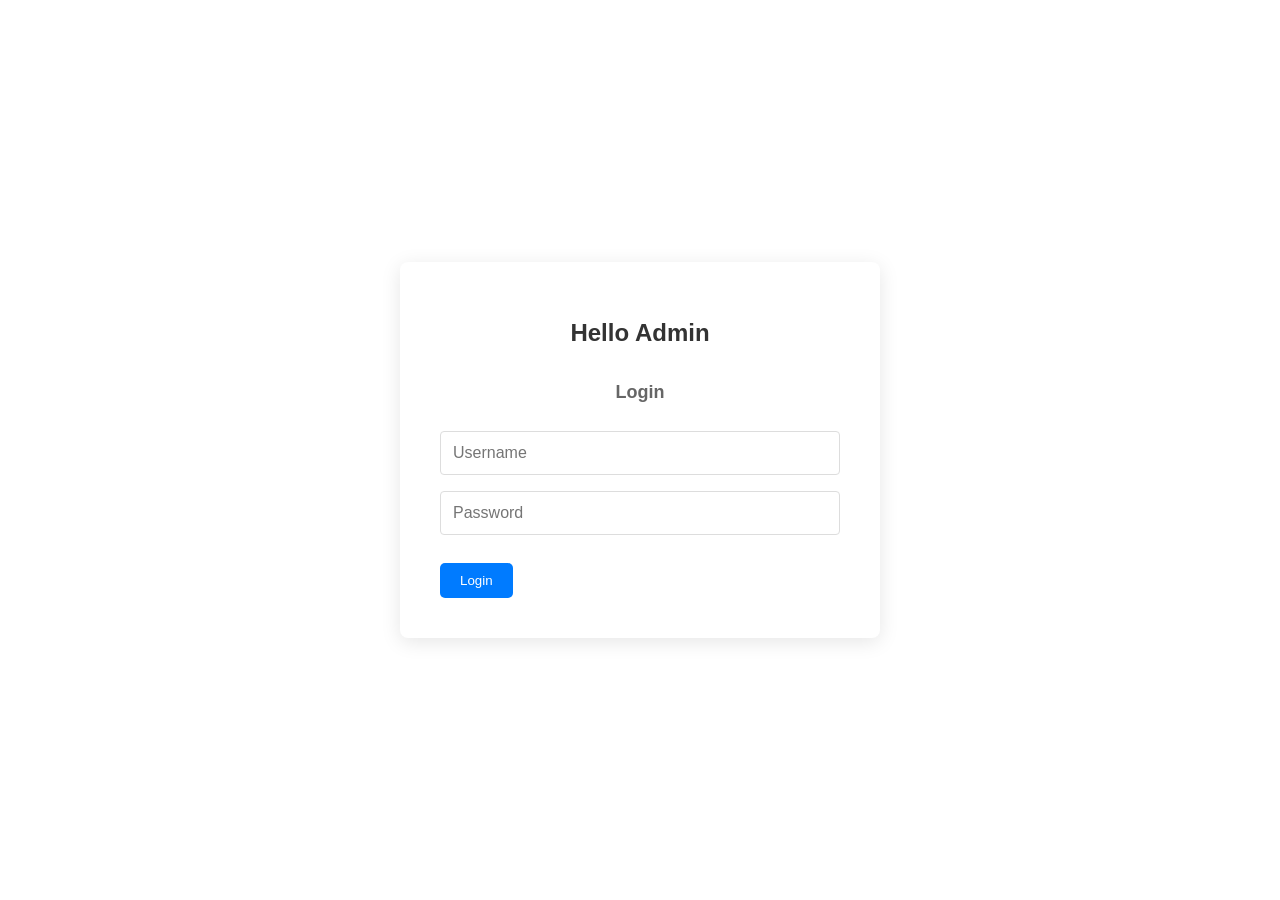
<file: index.html>
<!DOCTYPE html>
<html lang="en">
<head>
<meta charset="UTF-8" />
<meta name="viewport" content="width=device-width, initial-scale=1.0" />
<title>BugVault — Issue Tracker</title>
<link href="https://fonts.googleapis.com/css2?family=Space+Mono:ital,wght@0,400;0,700;1,400&family=Syne:wght@400;600;700;800&display=swap" rel="stylesheet" />
<script>
if (sessionStorage.getItem('loggedIn') !== 'true') {
    window.location.href = 'login.html';
}
</script>
<style>
  :root {
    --bg: #08021afe;
    --surface: #111118;
    --surface2: #18181f;
    --border: #2a2a35;
    --accent: #e8ff47;
    --accent2: #ff4757;
    --accent3: #47c8ff;
    --accent4: #c847ff;
    --text: #f0f0f5;
    --muted: #666680;
    --low: #47c8ff;
    --medium: #e8a847;
    --high: #ff4757;
    --open: #e8a847;
    --resolved: #47d988;
    --overdue: #ff4757;
    --radius: 6px;
    --font-head: 'Syne', sans-serif;
    --font-mono: 'Space Mono', monospace;
  }

  * { box-sizing: border-box; margin: 0; padding: 0; }

  body {
    background: var(--bg);
    color: var(--text);
    font-family: var(--font-mono);
    font-size: 13px;
    min-height: 100vh;
    overflow-x: hidden;
  }

  /* ─── NOISE OVERLAY ─── */
  body::before {
    content: '';
    position: fixed; inset: 0;
    background-image: url("data:image/svg+xml,%3Csvg viewBox='0 0 256 256' xmlns='http://www.w3.org/2000/svg'%3E%3Cfilter id='noise'%3E%3CfeTurbulence type='fractalNoise' baseFrequency='0.9' numOctaves='4' stitchTiles='stitch'/%3E%3C/filter%3E%3Crect width='100%25' height='100%25' filter='url(%23noise)' opacity='0.04'/%3E%3C/svg%3E");
    pointer-events: none; z-index: 9999; opacity: 0.4;
  }

  /* ─── TOPBAR ─── */
  #topbar {
    position: sticky; top: 0; z-index: 100;
    background: rgba(10,10,15,0.92);
    backdrop-filter: blur(12px);
    border-bottom: 1px solid var(--border);
    display: flex; align-items: center; gap: 0;
    padding: 0 24px;
    height: 56px;
  }

  .logo {
    font-family: var(--font-head);
    font-weight: 800;
    font-size: 20px;
    letter-spacing: -0.5px;
    margin-right: 32px;
    display: flex; align-items: center; gap: 8px;
  }
  .logo-bug {
    background: var(--accent);
    color: var(--bg);
    width: 28px; height: 28px;
    border-radius: 4px;
    display: flex; align-items: center; justify-content: center;
    font-size: 15px;
  }

  nav { display: flex; gap: 2px; flex: 1; }
  nav button {
    background: none; border: none;
    color: var(--muted); font-family: var(--font-mono); font-size: 12px;
    padding: 8px 16px; cursor: pointer; border-radius: var(--radius);
    transition: all 0.15s; white-space: nowrap;
  }
  nav button:hover { color: var(--text); background: var(--surface2); }
  nav button.active { color: var(--accent); background: rgba(232,255,71,0.07); }

  .topbar-right { display: flex; align-items: center; gap: 10px; }
  .btn {
    display: inline-flex; align-items: center; gap: 6px;
    font-family: var(--font-mono); font-size: 12px;
    padding: 7px 14px; border-radius: var(--radius);
    cursor: pointer; border: 1px solid transparent;
    transition: all 0.15s; text-decoration: none; white-space: nowrap;
  }
  .btn-primary { background: var(--accent); color: var(--bg); font-weight: 700; border-color: var(--accent); }
  .btn-primary:hover { background: #d4eb3a; }
  .btn-ghost { background: none; color: var(--muted); border-color: var(--border); }
  .btn-ghost:hover { color: var(--text); border-color: var(--text); }
  .btn-danger { background: rgba(255,71,87,0.1); color: var(--accent2); border-color: rgba(255,71,87,0.3); }
  .btn-danger:hover { background: rgba(255,71,87,0.2); }
  .btn-sm { padding: 5px 10px; font-size: 11px; }

  /* ─── VIEWS ─── */
  .view { display: none; padding: 28px 24px; max-width: 1400px; margin: 0 auto; animation: fadeIn 0.2s ease; }
  .view.active { display: block; }
  @keyframes fadeIn { from { opacity: 0; transform: translateY(6px); } to { opacity: 1; transform: translateY(0); } }

  /* ─── PAGE HEADER ─── */
  .page-header {
    display: flex; align-items: flex-start; justify-content: space-between;
    margin-bottom: 24px; gap: 16px;
  }
  .page-title { font-family: var(--font-head); font-size: 28px; font-weight: 800; letter-spacing: -1px; }
  .page-sub { color: var(--muted); margin-top: 4px; font-size: 12px; }

  /* ─── KANBAN ─── */
  .kanban { display: grid; grid-template-columns: repeat(3, 1fr); gap: 16px; }
  @media (max-width: 900px) { .kanban { grid-template-columns: 1fr; } }

  .kanban-col {
    background: var(--surface);
    border: 1px solid var(--border);
    border-radius: 10px;
    overflow: hidden;
  }
  .kanban-col-header {
    padding: 14px 16px 12px;
    border-bottom: 1px solid var(--border);
    display: flex; align-items: center; justify-content: space-between;
  }
  .col-label {
    display: flex; align-items: center; gap: 8px;
    font-family: var(--font-head); font-size: 13px; font-weight: 700; letter-spacing: 0.5px;
  }
  .col-dot { width: 8px; height: 8px; border-radius: 50%; }
  .dot-open { background: var(--open); }
  .dot-resolved { background: var(--resolved); }
  .dot-overdue { background: var(--overdue); }
  .col-count {
    background: var(--surface2); color: var(--muted);
    padding: 2px 8px; border-radius: 20px; font-size: 11px;
  }
  .kanban-cards { padding: 12px; display: flex; flex-direction: column; gap: 10px; min-height: 80px; }

  /* ─── TICKET CARD ─── */
  .ticket-card {
    background: var(--surface2);
    border: 1px solid var(--border);
    border-radius: 8px;
    padding: 12px 14px;
    cursor: pointer;
    transition: all 0.15s;
    position: relative; overflow: hidden;
  }
  .ticket-card::before {
    content: '';
    position: absolute; left: 0; top: 0; bottom: 0; width: 3px;
  }
  .ticket-card.priority-low::before { background: var(--low); }
  .ticket-card.priority-medium::before { background: var(--medium); }
  .ticket-card.priority-high::before { background: var(--high); }
  .ticket-card:hover { border-color: rgba(232,255,71,0.3); transform: translateY(-1px); box-shadow: 0 4px 20px rgba(0,0,0,0.4); }

  .ticket-id { font-size: 10px; color: var(--muted); margin-bottom: 6px; letter-spacing: 0.5px; }
  .ticket-summary { font-family: var(--font-head); font-size: 13px; font-weight: 600; line-height: 1.4; margin-bottom: 10px; }
  .ticket-meta { display: flex; align-items: center; gap: 6px; flex-wrap: wrap; }
  .badge {
    display: inline-flex; align-items: center; gap: 4px;
    padding: 2px 8px; border-radius: 20px; font-size: 10px; font-weight: 700; letter-spacing: 0.5px;
  }
  .badge-low { background: rgba(71,200,255,0.12); color: var(--low); }
  .badge-medium { background: rgba(232,168,71,0.12); color: var(--medium); }
  .badge-high { background: rgba(255,71,87,0.12); color: var(--high); }
  .badge-project { background: rgba(200,71,255,0.1); color: var(--accent4); }
  .badge-open { background: rgba(232,168,71,0.12); color: var(--open); }
  .badge-resolved { background: rgba(71,217,136,0.12); color: var(--resolved); }
  .badge-overdue { background: rgba(255,71,87,0.12); color: var(--overdue); }

  .ticket-assignee { margin-left: auto; display: flex; align-items: center; gap: 5px; color: var(--muted); font-size: 10px; }
  .avatar { width: 22px; height: 22px; border-radius: 50%; background: var(--border); display: flex; align-items: center; justify-content: center; font-size: 9px; font-weight: 700; color: var(--text); flex-shrink: 0; }

  /* ─── FILTERS BAR ─── */
  .filters-bar {
    display: flex; gap: 10px; align-items: center; flex-wrap: wrap;
    margin-bottom: 20px; padding: 12px 16px;
    background: var(--surface); border: 1px solid var(--border); border-radius: 8px;
  }
  .filter-label { font-size: 11px; color: var(--muted); margin-right: 4px; }
  select, input[type="text"], input[type="date"], input[type="email"], textarea {
    background: var(--surface2); border: 1px solid var(--border);
    color: var(--text); font-family: var(--font-mono); font-size: 12px;
    padding: 7px 10px; border-radius: var(--radius); outline: none;
    transition: border-color 0.15s;
  }
  select:focus, input:focus, textarea:focus { border-color: var(--accent); }
  select option { background: var(--surface2); }
  .search-input { flex: 1; min-width: 180px; }

  /* ─── TABLE ─── */
  .table-wrap { overflow-x: auto; border: 1px solid var(--border); border-radius: 10px; }
  table { width: 100%; border-collapse: collapse; }
  thead th {
    background: var(--surface); padding: 12px 16px;
    text-align: left; font-size: 10px; color: var(--muted);
    letter-spacing: 1px; text-transform: uppercase; font-weight: 700;
    border-bottom: 1px solid var(--border); white-space: nowrap;
  }
  tbody tr { border-bottom: 1px solid var(--border); transition: background 0.1s; cursor: pointer; }
  tbody tr:last-child { border-bottom: none; }
  tbody tr:hover { background: var(--surface2); }
  tbody td { padding: 12px 16px; font-size: 12px; vertical-align: middle; }
  .td-summary { font-family: var(--font-head); font-weight: 600; font-size: 13px; max-width: 260px; }
  .td-id { color: var(--muted); font-size: 11px; white-space: nowrap; }

  /* ─── MODAL ─── */
  .modal-overlay {
    display: none; position: fixed; inset: 0;
    background: rgba(0,0,0,0.75); z-index: 500;
    align-items: center; justify-content: center;
    padding: 20px;
  }
  .modal-overlay.open { display: flex; }
  .modal {
    background: var(--surface); border: 1px solid var(--border);
    border-radius: 12px; width: 100%; max-width: 680px;
    max-height: 90vh; overflow-y: auto;
    box-shadow: 0 24px 80px rgba(0,0,0,0.8);
    animation: slideUp 0.2s ease;
  }
  @keyframes slideUp { from { opacity: 0; transform: translateY(20px); } to { opacity: 1; transform: translateY(0); } }
  .modal-header {
    padding: 20px 24px 16px;
    border-bottom: 1px solid var(--border);
    display: flex; align-items: flex-start; justify-content: space-between; gap: 16px;
    position: sticky; top: 0; background: var(--surface); z-index: 2;
  }
  .modal-title { font-family: var(--font-head); font-size: 18px; font-weight: 800; }
  .modal-close { background: none; border: none; color: var(--muted); cursor: pointer; font-size: 20px; padding: 0 4px; line-height: 1; transition: color 0.1s; }
  .modal-close:hover { color: var(--text); }
  .modal-body { padding: 20px 24px 24px; }

  /* ─── FORM ─── */
  .form-grid { display: grid; grid-template-columns: 1fr 1fr; gap: 14px; }
  .form-group { display: flex; flex-direction: column; gap: 6px; }
  .form-group.full { grid-column: 1 / -1; }
  label { font-size: 11px; color: var(--muted); letter-spacing: 0.5px; text-transform: uppercase; }
  input[type="text"], input[type="email"], input[type="date"], select, textarea {
    width: 100%;
  }
  textarea { resize: vertical; min-height: 80px; }
  .form-actions { display: flex; gap: 10px; justify-content: flex-end; margin-top: 20px; padding-top: 16px; border-top: 1px solid var(--border); }

  /* ─── DETAIL MODAL ─── */
  .detail-grid { display: grid; grid-template-columns: 1fr 1fr; gap: 16px; margin-bottom: 20px; }
  .detail-field { display: flex; flex-direction: column; gap: 4px; }
  .detail-label { font-size: 10px; color: var(--muted); letter-spacing: 1px; text-transform: uppercase; }
  .detail-value { font-size: 13px; font-family: var(--font-head); font-weight: 600; }
  .detail-description {
    background: var(--surface2); border: 1px solid var(--border);
    border-radius: 8px; padding: 14px; line-height: 1.7;
    font-size: 13px; margin-bottom: 16px;
  }
  .detail-resolution {
    background: rgba(71,217,136,0.05); border: 1px solid rgba(71,217,136,0.15);
    border-radius: 8px; padding: 14px; line-height: 1.7; font-size: 13px;
    margin-bottom: 16px;
  }
  .detail-actions { display: flex; gap: 8px; flex-wrap: wrap; }
  .section-divider { border: none; border-top: 1px solid var(--border); margin: 16px 0; }

  /* ─── PEOPLE GRID ─── */
  .people-grid { display: grid; grid-template-columns: repeat(auto-fill, minmax(240px, 1fr)); gap: 14px; }
  .person-card {
    background: var(--surface); border: 1px solid var(--border);
    border-radius: 10px; padding: 16px;
    display: flex; flex-direction: column; gap: 10px;
    transition: border-color 0.15s;
  }
  .person-card:hover { border-color: rgba(232,255,71,0.2); }
  .person-top { display: flex; align-items: center; gap: 12px; }
  .avatar-lg {
    width: 44px; height: 44px; border-radius: 50%;
    display: flex; align-items: center; justify-content: center;
    font-family: var(--font-head); font-size: 16px; font-weight: 800;
    flex-shrink: 0;
  }
  .person-name { font-family: var(--font-head); font-size: 15px; font-weight: 700; }
  .person-username { color: var(--muted); font-size: 11px; }
  .person-email { color: var(--accent3); font-size: 11px; }
  .person-actions { display: flex; gap: 6px; }

  /* ─── PROJECTS GRID ─── */
  .projects-grid { display: grid; grid-template-columns: repeat(auto-fill, minmax(200px, 1fr)); gap: 14px; }
  .project-card {
    background: var(--surface); border: 1px solid var(--border);
    border-radius: 10px; padding: 18px;
    transition: border-color 0.15s; position: relative; overflow: hidden;
  }
  .project-card:hover { border-color: rgba(200,71,255,0.3); }
  .project-card::after {
    content: '';
    position: absolute; right: -20px; top: -20px;
    width: 80px; height: 80px; border-radius: 50%;
    background: radial-gradient(circle, rgba(200,71,255,0.1), transparent 70%);
  }
  .project-id { font-size: 10px; color: var(--muted); margin-bottom: 6px; }
  .project-name { font-family: var(--font-head); font-size: 16px; font-weight: 700; margin-bottom: 10px; }
  .project-count { font-size: 11px; color: var(--muted); }

  /* ─── DASHBOARD STATS ─── */
  .stats-row { display: grid; grid-template-columns: repeat(auto-fill, minmax(160px, 1fr)); gap: 12px; margin-bottom: 24px; }
  .stat-card {
    background: var(--surface); border: 1px solid var(--border);
    border-radius: 10px; padding: 16px;
    display: flex; flex-direction: column; gap: 6px;
  }
  .stat-num { font-family: var(--font-head); font-size: 32px; font-weight: 800; line-height: 1; }
  .stat-label { font-size: 11px; color: var(--muted); letter-spacing: 0.5px; }
  .stat-accent { color: var(--accent); }
  .stat-open { color: var(--open); }
  .stat-resolved { color: var(--resolved); }
  .stat-overdue { color: var(--overdue); }

  .dashboard-grid { display: grid; grid-template-columns: 1fr 1fr; gap: 16px; margin-bottom: 24px; }
  .chart-card {
    background: var(--surface); border: 1px solid var(--border);
    border-radius: 10px; padding: 18px;
    display: flex; flex-direction: column; gap: 12px;
  }
  .chart-card.chart-full { grid-column: 1 / -1; }
  .chart-header { font-family: var(--font-head); font-size: 14px; font-weight: 700; letter-spacing: 0.5px; }
  .chart-wrapper { position: relative; width: 100%; overflow: hidden; }
  .chart-canvas { width: 100%; height: 320px; display: block; }
  .chart-legend { display: grid; grid-template-columns: repeat(auto-fit, minmax(140px, 1fr)); gap: 10px; }
  .legend-row {
    display: flex; align-items: center; gap: 10px; cursor: pointer;
    font-size: 12px; color: var(--text); padding: 8px 10px; border-radius: 8px; border: 1px solid transparent;
    transition: background 0.15s, border-color 0.15s;
  }
  .legend-row:hover { background: rgba(232,255,71,0.08); border-color: rgba(232,255,71,0.16); }
  .legend-swatch { width: 14px; height: 14px; border-radius: 4px; display: inline-block; }

  /* ─── EMPTY STATE ─── */
  .empty { text-align: center; padding: 48px 24px; color: var(--muted); }
  .empty-icon { font-size: 40px; margin-bottom: 12px; }
  .empty-text { font-family: var(--font-head); font-size: 16px; font-weight: 600; margin-bottom: 6px; color: var(--text); }

  /* ─── TOAST ─── */
  #toast-container { position: fixed; bottom: 24px; right: 24px; z-index: 9000; display: flex; flex-direction: column; gap: 8px; }
  .toast {
    background: var(--surface2); border: 1px solid var(--border);
    border-radius: 8px; padding: 12px 16px;
    font-size: 12px; min-width: 220px;
    box-shadow: 0 8px 30px rgba(0,0,0,0.5);
    animation: slideLeft 0.2s ease;
    display: flex; align-items: center; gap: 8px;
  }
  .toast.success { border-color: rgba(71,217,136,0.4); }
  .toast.error { border-color: rgba(255,71,87,0.4); }
  @keyframes slideLeft { from { opacity: 0; transform: translateX(20px); } to { opacity: 1; transform: translateX(0); } }

  /* ─── SCROLLBAR ─── */
  ::-webkit-scrollbar { width: 6px; height: 6px; }
  ::-webkit-scrollbar-track { background: transparent; }
  ::-webkit-scrollbar-thumb { background: var(--border); border-radius: 3px; }
  ::-webkit-scrollbar-thumb:hover { background: var(--muted); }

  .hidden { display: none !important; }
</style>
</head>
<body>

<!-- TOP BAR -->
<div id="topbar">
  <div class="logo">
    <div class="logo-bug">🐛</div>
    BugVault
  </div>
  <nav>
    <button onclick="showView('dashboard')" id="nav-dashboard" class="active">Dashboard</button>
    <button onclick="showView('board')" id="nav-board">Board</button>
    <button onclick="showView('list')" id="nav-list">All Issues</button>
    <button onclick="showView('people')" id="nav-people">People</button>
    <button onclick="showView('projects')" id="nav-projects">Projects</button>
  </nav>
  <div class="topbar-right">
    <button class="btn btn-ghost" onclick="logout()">Logout</button>
    <button class="btn btn-primary" onclick="openIssueModal()">+ New Issue</button>
  </div>
</div>

<!-- TOAST CONTAINER -->
<div id="toast-container"></div>

<!-- DASHBOARD-->
<div class="view active" id="view-dashboard">
  <div class="page-header">
    <div>
      <div class="page-title">Dashboard</div>
      <div class="page-sub">Project health at a glance</div>
    </div>
  </div>
  <div class="stats-row" id="stats-row"></div>
  <div class="dashboard-grid">
    <div class="chart-card">
      <div class="chart-header">Status Distribution</div>
      <div class="chart-wrapper">
        <canvas id="chart-status" class="chart-canvas"></canvas>
      </div>
      <div class="chart-legend" id="legend-status"></div>
    </div>
    <div class="chart-card">
      <div class="chart-header">Priority Breakdown </div>
      <div class="chart-wrapper">
        <canvas id="chart-priority" class="chart-canvas"></canvas>
      </div>
      <div class="chart-legend" id="legend-priority"></div>
    </div>
    <div class="chart-card chart-full">
      <div class="chart-header">Issues Created Over Time</div>
      <div class="chart-wrapper">
        <canvas id="chart-trend" class="chart-canvas"></canvas>
      </div>
      <div class="chart-legend" id="legend-trend"></div>
    </div>
  </div>
  <div class="page-header" style="margin-bottom:14px">
    <div class="page-title" style="font-size:18px">Recent Issues</div>
  </div>
  <div class="table-wrap">
    <table>
      <thead>
        <tr>
          <th>ID</th><th>Summary</th><th>Project</th><th>Priority</th><th>Status</th><th>Assignee</th><th>Due Date</th>
        </tr>
      </thead>
      <tbody id="recent-tbody"></tbody>
    </table>
  </div>
</div>

<!-- KANBAN BOARD -->
<div class="view" id="view-board">
  <div class="page-header">
    <div>
      <div class="page-title">Board</div>
      <div class="page-sub">Kanban view by status</div>
    </div>
    <button class="btn btn-primary" onclick="openIssueModal()">+ New Issue</button>
  </div>
  <div class="kanban">
    <div class="kanban-col">
      <div class="kanban-col-header">
        <div class="col-label"><div class="col-dot dot-open"></div>Open</div>
        <div class="col-count" id="count-open">0</div>
      </div>
      <div class="kanban-cards" id="col-open"></div>
    </div>
    <div class="kanban-col">
      <div class="kanban-col-header">
        <div class="col-label"><div class="col-dot dot-overdue"></div>Overdue</div>
        <div class="col-count" id="count-overdue">0</div>
      </div>
      <div class="kanban-cards" id="col-overdue"></div>
    </div>
    <div class="kanban-col">
      <div class="kanban-col-header">
        <div class="col-label"><div class="col-dot dot-resolved"></div>Resolved</div>
        <div class="col-count" id="count-resolved">0</div>
      </div>
      <div class="kanban-cards" id="col-resolved"></div>
    </div>
  </div>
</div>

<!-- ALL ISSUES LIST  -->
<div class="view" id="view-list">
  <div class="page-header">
    <div>
      <div class="page-title">All Issues</div>
      <div class="page-sub" id="issue-count-sub"></div>
    </div>
    <button class="btn btn-primary" onclick="openIssueModal()">+ New Issue</button>
  </div>
  <div class="filters-bar">
    <span class="filter-label">Filter:</span>
    <input type="text" class="search-input" placeholder="Search issues..." id="search-input" oninput="renderList()" />
    <select id="filter-status" onchange="renderList()">
      <option value="">All Statuses</option>
      <option>open</option><option>resolved</option><option>overdue</option>
    </select>
    <select id="filter-priority" onchange="renderList()">
      <option value="">All Priorities</option>
      <option>low</option><option>medium</option><option>high</option>
    </select>
    <select id="filter-project" onchange="renderList()">
      <option value="">All Projects</option>
    </select>
    <select id="filter-assignee" onchange="renderList()">
      <option value="">All Assignees</option>
    </select>
  </div>
  <div class="table-wrap">
    <table>
      <thead>
        <tr>
          <th>ID</th><th>Summary</th><th>Project</th><th>Priority</th><th>Status</th><th>Assignee</th><th>Identified By</th><th>Reported</th><th>Target Date</th><th>Actions</th>
        </tr>
      </thead>
      <tbody id="list-tbody"></tbody>
    </table>
  </div>
</div>

<!--  PEOPLE-->
<div class="view" id="view-people">
  <div class="page-header">
    <div>
      <div class="page-title">People</div>
      <div class="page-sub">Team members who can be assigned to issues</div>
    </div>
    <button class="btn btn-primary" onclick="openPersonModal()">+ Add Person</button>
  </div>
  <div class="people-grid" id="people-grid"></div>
</div>

<!--PROJECTS  -->
<div class="view" id="view-projects">
  <div class="page-header">
    <div>
      <div class="page-title">Projects</div>
      <div class="page-sub">Manage your projects</div>
    </div>
    <button class="btn btn-primary" onclick="openProjectModal()">+ Add Project</button>
  </div>
  <div class="projects-grid" id="projects-grid"></div>
</div>


<!--  MODALS -->

<!-- ISSUE MODAL -->
<div class="modal-overlay" id="modal-issue">
  <div class="modal">
    <div class="modal-header">
      <div class="modal-title" id="issue-modal-title">New Issue</div>
      <button class="modal-close" onclick="closeModal('modal-issue')">✕</button>
    </div>
    <div class="modal-body">
      <div class="form-grid">
        <div class="form-group full">
          <label>Summary *</label>
          <input type="text" id="f-summary" placeholder="Brief description of the issue" />
        </div>
        <div class="form-group full">
          <label>Detailed Description</label>
          <textarea id="f-description" placeholder="Detailed explanation, steps to reproduce, expected vs actual..."></textarea>
        </div>
        <div class="form-group">
          <label>Project *</label>
          <select id="f-project">
            <option value="">Select project...</option>
          </select>
        </div>
        <div class="form-group">
          <label>Identified By</label>
          <input type="text" id="f-identified-by" placeholder="Name of reporter" />
        </div>
        <div class="form-group">
          <label>Date Identified</label>
          <input type="date" id="f-date-identified" />
        </div>
        <div class="form-group">
          <label>Priority</label>
          <select id="f-priority">
            <option value="low">Low</option>
            <option value="medium" selected>Medium</option>
            <option value="high">High</option>
          </select>
        </div>
        <div class="form-group">
          <label>Status</label>
          <select id="f-status">
            <option value="open">Open</option>
            <option value="resolved">Resolved</option>
            <option value="overdue">Overdue</option>
          </select>
        </div>
        <div class="form-group">
          <label>Assign To</label>
          <select id="f-assignee">
            <option value="">Unassigned</option>
          </select>
        </div>
        <div class="form-group">
          <label>Target Resolution Date</label>
          <input type="date" id="f-target-date" />
        </div>
        <div class="form-group">
          <label>Actual Resolution Date</label>
          <input type="date" id="f-actual-date" />
        </div>
        <div class="form-group full">
          <label>Resolution Summary</label>
          <textarea id="f-resolution" placeholder="How was this issue resolved?" style="min-height:60px"></textarea>
        </div>
      </div>
      <div class="form-actions">
        <button class="btn btn-ghost" onclick="closeModal('modal-issue')">Cancel</button>
        <button class="btn btn-primary" onclick="saveIssue()">Save Issue</button>
      </div>
    </div>
  </div>
</div>

<!-- PERSON MODAL -->
<div class="modal-overlay" id="modal-person">
  <div class="modal">
    <div class="modal-header">
      <div class="modal-title" id="person-modal-title">Add Person</div>
      <button class="modal-close" onclick="closeModal('modal-person')">✕</button>
    </div>
    <div class="modal-body">
      <div class="form-grid">
        <div class="form-group">
          <label>First Name *</label>
          <input type="text" id="p-name" placeholder="First name" />
        </div>
        <div class="form-group">
          <label>Surname *</label>
          <input type="text" id="p-surname" placeholder="Last name" />
        </div>
        <div class="form-group">
          <label>Email *</label>
          <input type="email" id="p-email" placeholder="email@example.com" />
        </div>
        <div class="form-group">
          <label>Username *</label>
          <input type="text" id="p-username" placeholder="@username" />
        </div>
      </div>
      <div class="form-actions">
        <button class="btn btn-ghost" onclick="closeModal('modal-person')">Cancel</button>
        <button class="btn btn-primary" onclick="savePerson()">Save Person</button>
      </div>
    </div>
  </div>
</div>

<!-- PROJECT MODAL -->
<div class="modal-overlay" id="modal-project">
  <div class="modal">
    <div class="modal-header">
      <div class="modal-title">Add Project</div>
      <button class="modal-close" onclick="closeModal('modal-project')">✕</button>
    </div>
    <div class="modal-body">
      <div class="form-grid">
        <div class="form-group full">
          <label>Project Name *</label>
          <input type="text" id="proj-name" placeholder="e.g. Mobile App v2" />
        </div>
      </div>
      <div class="form-actions">
        <button class="btn btn-ghost" onclick="closeModal('modal-project')">Cancel</button>
        <button class="btn btn-primary" onclick="saveProject()">Save Project</button>
      </div>
    </div>
  </div>
</div>

<!-- DETAIL MODAL -->
<div class="modal-overlay" id="modal-detail">
  <div class="modal" style="max-width:700px">
    <div class="modal-header">
      <div>
        <div style="font-size:10px;color:var(--muted);margin-bottom:4px" id="detail-id-label"></div>
        <div class="modal-title" id="detail-title"></div>
      </div>
      <button class="modal-close" onclick="closeModal('modal-detail')">✕</button>
    </div>
    <div class="modal-body">
      <div class="ticket-meta" style="margin-bottom:16px" id="detail-badges"></div>
      <div class="detail-description" id="detail-description"></div>
      <div class="detail-grid" id="detail-grid"></div>
      <div id="detail-resolution-wrap" class="hidden">
        <hr class="section-divider" />
        <div class="detail-label" style="margin-bottom:8px">Resolution</div>
        <div class="detail-resolution" id="detail-resolution"></div>
      </div>
      <hr class="section-divider" />
      <div class="detail-actions" id="detail-actions"></div>
    </div>
  </div>
</div>

<!-- EDIT CONFIRM DELETE -->
<div class="modal-overlay" id="modal-confirm">
  <div class="modal" style="max-width:400px">
    <div class="modal-header">
      <div class="modal-title">Delete Issue?</div>
      <button class="modal-close" onclick="closeModal('modal-confirm')">✕</button>
    </div>
    <div class="modal-body">
      <p style="color:var(--muted);line-height:1.6;margin-bottom:20px">This action cannot be undone. The issue will be permanently deleted.</p>
      <div class="form-actions">
        <button class="btn btn-ghost" onclick="closeModal('modal-confirm')">Cancel</button>
        <button class="btn btn-danger" id="confirm-delete-btn">Delete</button>
      </div>
    </div>
  </div>
</div>

//
<script defer>
// Check if user is logged in with space for log-out function
function logout() {
    sessionStorage.removeItem('loggedIn');
    window.location.href = 'login.html';
}

// DATA LAYER


const LS = {
  get: k => JSON.parse(localStorage.getItem(k) || 'null'),
  set: (k, v) => localStorage.setItem(k, JSON.stringify(v)),
};

let projects = LS.get('bv_projects') || [];
let people = LS.get('bv_people') || [];
let issues = LS.get('bv_issues') || [];
let _editId = null;
let _editPersonId = null;
let dashboardRefreshTimer = null;
let chartHover = {};

function save() {
  LS.set('bv_projects', projects);
  LS.set('bv_people', people);
  LS.set('bv_issues', issues);
}

function uid() { return Date.now().toString(36) + Math.random().toString(36).slice(2,6); }

// ─── SEED DATA ───────────────────────────────────────────
function seed() {
  if (LS.get('bv_seeded')) return;

  projects = [
    { id: 'PRJ-001', name: 'Mobile App v2' },
    { id: 'PRJ-002', name: 'Web Portal' },
    { id: 'PRJ-003', name: 'Payment Gateway' },
    { id: 'PRJ-004', name: 'Admin Dashboard' },
  ];

  people = [
    { id: 'USR-001', name: 'Aiko', surname: 'Nakamura', email: 'aiko@example.com', username: 'aiko_n' },
    { id: 'USR-002', name: 'Tunde', surname: 'Adebayo', email: 'tunde@example.com', username: 'tunde_a' },
    { id: 'USR-003', name: 'Priya', surname: 'Sharma', email: 'priya@example.com', username: 'priya_s' },
    { id: 'USR-004', name: 'Luca', surname: 'Ferrari', email: 'luca@example.com', username: 'luca_f' },
    { id: 'USR-005', name: 'Zanele', surname: 'Dlamini', email: 'zanele@example.com', username: 'zanele_d' },
  ];

  issues = [
    { id: 'BUG-001', summary: 'Login button unresponsive on Safari', description: 'Users on Safari 16+ report the login button does not respond to click events. Console shows no errors. Tested on iOS 16 and macOS Ventura.', identifiedBy: 'QA Team', dateIdentified: '2025-01-10', projectId: 'PRJ-002', assigneeId: 'USR-001', status: 'resolved', priority: 'high', targetDate: '2025-01-20', actualDate: '2025-01-18', resolution: 'Fixed event listener binding issue in auth.js — replaced jQuery click with vanilla addEventListener.' },
    { id: 'BUG-002', summary: 'App crashes on low-memory Android devices', description: 'On Android devices with less than 2GB RAM the app crashes when navigating to the gallery screen. Memory leak suspected in the image cache module.', identifiedBy: 'Tunde Adebayo', dateIdentified: '2025-01-15', projectId: 'PRJ-001', assigneeId: 'USR-002', status: 'open', priority: 'high', targetDate: '2025-02-01', actualDate: '', resolution: '' },
    { id: 'BUG-003', summary: 'Payment fails for international cards', description: 'Cards issued outside South Africa and Nigeria are declined at checkout. Error code 402 returned by gateway. Stripe dashboard shows no failure, suggesting the issue is on our side.', identifiedBy: 'Zanele Dlamini', dateIdentified: '2025-01-08', projectId: 'PRJ-003', assigneeId: 'USR-003', status: 'overdue', priority: 'high', targetDate: '2025-01-15', actualDate: '', resolution: '' },
    { id: 'BUG-004', summary: 'Dashboard pie chart renders blank', description: 'The analytics pie chart on the admin dashboard shows empty when filtering by date range. All other charts work correctly. Likely a data aggregation issue in the reporting API.', identifiedBy: 'Priya Sharma', dateIdentified: '2025-01-20', projectId: 'PRJ-004', assigneeId: 'USR-004', status: 'open', priority: 'medium', targetDate: '2025-02-05', actualDate: '', resolution: '' },
    { id: 'BUG-005', summary: 'Profile picture upload fails on large files', description: 'Uploading images larger than 2MB results in a 413 error. The server limit is set to 10MB. Nginx reverse proxy config likely overrides this.', identifiedBy: 'Luca Ferrari', dateIdentified: '2025-01-22', projectId: 'PRJ-002', assigneeId: 'USR-005', status: 'resolved', priority: 'low', targetDate: '2025-01-28', actualDate: '2025-01-25', resolution: 'Updated nginx.conf client_max_body_size to 15M and reloaded. Tested with 8MB file — success.' },
    { id: 'BUG-006', summary: 'Notifications not sending to Huawei devices', description: 'Firebase push notifications are not being received on Huawei devices. These devices do not support Google Play Services — needs HMS (Huawei Mobile Services) integration.', identifiedBy: 'Aiko Nakamura', dateIdentified: '2025-01-25', projectId: 'PRJ-001', assigneeId: 'USR-001', status: 'open', priority: 'medium', targetDate: '2025-02-15', actualDate: '', resolution: '' },
    { id: 'BUG-007', summary: 'CSV export truncates long text fields', description: 'When exporting issues to CSV, description fields longer than 255 characters are cut off. The database column allows 2000 chars but the export function hardcodes 255 as max.', identifiedBy: 'QA Team', dateIdentified: '2024-12-18', projectId: 'PRJ-004', assigneeId: 'USR-002', status: 'overdue', priority: 'low', targetDate: '2025-01-05', actualDate: '', resolution: '' },
    { id: 'BUG-008', summary: 'Duplicate transactions on double-tap', description: 'Fast double-tapping the "Pay Now" button submits two transactions. Button should be disabled after first click until response is received.', identifiedBy: 'Tunde Adebayo', dateIdentified: '2025-01-12', projectId: 'PRJ-003', assigneeId: 'USR-003', status: 'resolved', priority: 'high', targetDate: '2025-01-14', actualDate: '2025-01-13', resolution: 'Added debounce wrapper and disabled state to payment submit handler. Deployed to production.' },
    { id: 'BUG-009', summary: 'Search results not updating in real-time', description: 'The search bar on the web portal requires a page refresh to show updated results. The debounced API call is correctly firing but the UI state is not re-rendering.', identifiedBy: 'Zanele Dlamini', dateIdentified: '2025-01-28', projectId: 'PRJ-002', assigneeId: '', status: 'open', priority: 'medium', targetDate: '2025-02-10', actualDate: '', resolution: '' },
    { id: 'BUG-010', summary: 'Dark mode toggle resets on page reload', description: 'User preference for dark mode is stored in sessionStorage instead of localStorage, causing it to reset between sessions. Minor but affects UX quality.', identifiedBy: 'Priya Sharma', dateIdentified: '2025-01-30', projectId: 'PRJ-004', assigneeId: 'USR-004', status: 'open', priority: 'low', targetDate: '2025-02-07', actualDate: '', resolution: '' },
    { id: 'BUG-011', summary: 'Two-factor auth codes expire too quickly', description: 'TOTP codes are expiring in under 20 seconds on some devices due to clock drift. Server-side tolerance window should be expanded to ±90 seconds.', identifiedBy: 'Luca Ferrari', dateIdentified: '2025-02-01', projectId: 'PRJ-002', assigneeId: 'USR-005', status: 'overdue', priority: 'high', targetDate: '2025-02-03', actualDate: '', resolution: '' },
    { id: 'BUG-012', summary: 'Offline mode shows stale data indefinitely', description: 'When the app loses connectivity, cached data is displayed correctly. However, once connectivity is restored, the UI does not automatically refresh — users must manually pull-to-refresh.', identifiedBy: 'Aiko Nakamura', dateIdentified: '2025-02-03', projectId: 'PRJ-001', assigneeId: 'USR-002', status: 'open', priority: 'medium', targetDate: '2025-02-20', actualDate: '', resolution: '' },
  ];

  save();
  LS.set('bv_seeded', true);
}
seed();


// NAVIGATION


function showView(name) {
  document.querySelectorAll('.view').forEach(v => v.classList.remove('active'));
  document.querySelectorAll('nav button').forEach(b => b.classList.remove('active'));
  document.getElementById('view-' + name).classList.add('active');
  document.getElementById('nav-' + name).classList.add('active');
  renderCurrentView(name);
  if (name === 'dashboard') startDashboardRefresh(); else stopDashboardRefresh();
}

function renderCurrentView(name) {
  if (name === 'dashboard') renderDashboard();
  if (name === 'board') renderBoard();
  if (name === 'list') { populateFilters(); renderList(); }
  if (name === 'people') renderPeople();
  if (name === 'projects') renderProjects();
}

function startDashboardRefresh() {
  stopDashboardRefresh();
  dashboardRefreshTimer = setInterval(() => {
    if (document.getElementById('view-dashboard').classList.contains('active')) {
      renderDashboard();
    }
  }, 4000);
}

function stopDashboardRefresh() {
  if (dashboardRefreshTimer) {
    clearInterval(dashboardRefreshTimer);
    dashboardRefreshTimer = null;
  }
}

function applyDashboardFilter(type, value) {
  showView('list');
  const map = {
    status: 'filter-status',
    priority: 'filter-priority',
    project: 'filter-project',
    assignee: 'filter-assignee',
  };
  if (map[type]) {
    document.getElementById(map[type]).value = value;
  }
  renderList();
  toast(`Filtered by ${value}`);
}

function getPieIndex(x, y, cx, cy, radius, segments) {
  const dx = x - cx;
  const dy = y - cy;
  const dist = Math.sqrt(dx * dx + dy * dy);
  if (dist > radius) return null;
  let angle = Math.atan2(dy, dx);
  if (angle < -Math.PI / 2) angle += Math.PI * 2;
  if (angle < -Math.PI / 2) angle += Math.PI * 2;
  return segments.find(seg => angle >= seg.start && angle < seg.end)?.index ?? null;
}

function drawPieChart(canvasId, dataset, colors, legendId, filterType) {
  const canvas = document.getElementById(canvasId);
  if (!canvas) return;
  canvas.width = canvas.offsetWidth;
  canvas.height = 320;
  const ctx = canvas.getContext('2d');
  const width = canvas.width;
  const height = canvas.height;
  const cx = width / 2;
  const cy = height / 2;
  const radius = Math.min(width, height) / 2 - 36;
  const total = dataset.reduce((sum, item) => sum + item.value, 0);
  ctx.clearRect(0, 0, width, height);

  let start = -Math.PI / 2;
  const segments = dataset.map((item, index) => {
    const angle = total ? (item.value / total) * Math.PI * 2 : 0;
    const seg = { index, start, end: start + angle, item };
    start += angle;
    return seg;
  });

  segments.forEach(seg => {
    const isHover = chartHover[canvasId] === seg.index;
    const outerRadius = radius + (isHover ? 10 : 0);
    ctx.beginPath();
    ctx.moveTo(cx, cy);
    ctx.arc(cx, cy, outerRadius, seg.start, seg.end);
    ctx.closePath();
    ctx.fillStyle = colors[seg.index];
    ctx.fill();
  });

  ctx.strokeStyle = '#111118';
  ctx.lineWidth = 2;
  segments.forEach(seg => {
    ctx.beginPath();
    ctx.moveTo(cx, cy);
    ctx.arc(cx, cy, radius, seg.start, seg.end);
    ctx.closePath();
    ctx.stroke();
  });

  ctx.fillStyle = '#f0f0f5';
  ctx.font = '700 18px Space Mono';
  ctx.textAlign = 'center';
  ctx.fillText(total + ' total', cx, cy + 6);

  const legend = document.getElementById(legendId);
  if (legend) {
    legend.innerHTML = dataset.map(item => `
      <div class="legend-row" onclick="applyDashboardFilter('${filterType}', '${item.valueLabel || item.label.toLowerCase()}')">
        <span class="legend-swatch" style="background:${colors[dataset.indexOf(item)]}"></span>
        <span>${item.label}: ${item.value}</span>
      </div>
    `).join('');
  }

  canvas.onmousemove = event => {
    const rect = canvas.getBoundingClientRect();
    const idx = getPieIndex(event.clientX - rect.left, event.clientY - rect.top, cx, cy, radius, segments);
    if (idx !== chartHover[canvasId]) {
      chartHover[canvasId] = idx;
      drawPieChart(canvasId, dataset, colors, legendId, filterType);
    }
  };

  canvas.onclick = event => {
    const rect = canvas.getBoundingClientRect();
    const idx = getPieIndex(event.clientX - rect.left, event.clientY - rect.top, cx, cy, radius, segments);
    if (idx !== null) {
      const selected = dataset[idx];
      applyDashboardFilter(filterType, selected.valueLabel || selected.label.toLowerCase());
    }
  };
}

function renderTrendChart() {
  const canvas = document.getElementById('chart-trend');
  if (!canvas) return;
  canvas.width = canvas.offsetWidth;
  canvas.height = 320;
  const ctx = canvas.getContext('2d');
  const width = canvas.width;
  const height = canvas.height;
  const padding = 48;
  const chartWidth = width - padding * 1.5;
  const chartHeight = height - padding * 1.6;

  const buckets = {};
  issues.forEach(issue => {
    const date = issue.dateIdentified ? new Date(issue.dateIdentified) : new Date();
    const key = date.toLocaleDateString('en-ZA', { month: 'short', year: 'numeric' });
    buckets[key] = (buckets[key] || 0) + 1;
  });

  const labels = Object.keys(buckets).sort((a, b) => new Date(a) - new Date(b));
  const values = labels.map(label => buckets[label]);
  const max = Math.max(...values, 1);

  ctx.clearRect(0, 0, width, height);
  ctx.strokeStyle = 'rgba(255,255,255,0.08)';
  ctx.lineWidth = 1;
  for (let i = 0; i <= 4; i++) {
    const y = padding + (chartHeight / 4) * i;
    ctx.beginPath();
    ctx.moveTo(padding, y);
    ctx.lineTo(padding + chartWidth, y);
    ctx.stroke();
  }

  ctx.strokeStyle = 'rgba(232,255,71,0.28)';
  ctx.lineWidth = 3;
  ctx.beginPath();
  values.forEach((value, index) => {
    const x = padding + (chartWidth / Math.max(1, labels.length - 1)) * index;
    const y = padding + chartHeight - (value / max) * chartHeight;
    if (index === 0) ctx.moveTo(x, y); else ctx.lineTo(x, y);
  });
  ctx.stroke();

  ctx.fillStyle = '#47c8ff';
  values.forEach((value, index) => {
    const x = padding + (chartWidth / Math.max(1, labels.length - 1)) * index;
    const y = padding + chartHeight - (value / max) * chartHeight;
    ctx.beginPath();
    ctx.arc(x, y, 5, 0, Math.PI * 2);
    ctx.fill();
    ctx.fillStyle = '#f0f0f5';
    ctx.font = '700 11px Space Mono';
    ctx.textAlign = 'center';
    ctx.fillText(value, x, y - 10);
    ctx.fillStyle = '#47c8ff';
  });

  ctx.fillStyle = 'rgba(240,240,245,0.72)';
  ctx.font = '11px Space Mono';
  ctx.textAlign = 'center';
  labels.forEach((label, index) => {
    const x = padding + (chartWidth / Math.max(1, labels.length - 1)) * index;
    ctx.fillText(label, x, height - 14);
  });

  const legend = document.getElementById('legend-trend');
  if (legend) {
    legend.innerHTML = `<div class="legend-row" style="cursor:default"><span class="legend-swatch" style="background:rgba(71,200,255,0.85)"></span>Showing ${values.reduce((sum, v) => sum + v, 0)} issues</div>`;
  }
}

function renderDashboard() {
  const open = issues.filter(i => i.status === 'open').length;
  const resolved = issues.filter(i => i.status === 'resolved').length;
  const overdue = issues.filter(i => i.status === 'overdue').length;
  const high = issues.filter(i => i.priority === 'high').length;

  document.getElementById('stats-row').innerHTML = `
    <div class="stat-card"><div class="stat-num stat-accent">${issues.length}</div><div class="stat-label">Total Issues</div></div>
    <div class="stat-card"><div class="stat-num stat-open">${open}</div><div class="stat-label">Open</div></div>
    <div class="stat-card"><div class="stat-num stat-overdue">${overdue}</div><div class="stat-label">Overdue</div></div>
    <div class="stat-card"><div class="stat-num stat-resolved">${resolved}</div><div class="stat-label">Resolved</div></div>
    <div class="stat-card"><div class="stat-num" style="color:var(--high)">${high}</div><div class="stat-label">High Priority</div></div>
    <div class="stat-card"><div class="stat-num" style="color:var(--accent4)">${projects.length}</div><div class="stat-label">Projects</div></div>
    <div class="stat-card"><div class="stat-num" style="color:var(--accent3)">${people.length}</div><div class="stat-label">Team Members</div></div>
  `;

  drawPieChart('chart-status', [
    { label: 'Open', value: open },
    { label: 'Overdue', value: overdue },
    { label: 'Resolved', value: resolved }
  ], ['#e8a847', '#ff4757', '#47d988'], 'legend-status', 'status');

  drawPieChart('chart-priority', [
    { label: 'Low', value: issues.filter(i => i.priority === 'low').length, valueLabel: 'low' },
    { label: 'Medium', value: issues.filter(i => i.priority === 'medium').length, valueLabel: 'medium' },
    { label: 'High', value: high, valueLabel: 'high' }
  ], ['#47c8ff', '#e8a847', '#ff4757'], 'legend-priority', 'priority');

  renderTrendChart();

  const recent = [...issues].sort((a, b) => b.dateIdentified.localeCompare(a.dateIdentified)).slice(0, 8);
  document.getElementById('recent-tbody').innerHTML = recent.map(i => issueRow(i, true)).join('');
}


// HELPERS

function getPerson(id) { return people.find(p => p.id === id); }
function getProject(id) { return projects.find(p => p.id === id); }

function avatarColors() {
  return ['#e8ff47','#ff4757','#47c8ff','#c847ff','#47d988','#e8a847','#ff8c47'];
}
function avatarColor(id) {
  const colors = avatarColors();
  let h = 0;
  for (let c of (id||'x')) h = c.charCodeAt(0) + h * 31;
  return colors[Math.abs(h) % colors.length];
}
function personInitials(p) {
  if (!p) return '?';
  return (p.name[0] + p.surname[0]).toUpperCase();
}

function priorityBadge(p) {
  return `<span class="badge badge-${p}">${p}</span>`;
}
function statusBadge(s) {
  return `<span class="badge badge-${s}">${s}</span>`;
}

function fmt(dateStr) {
  if (!dateStr) return '—';
  const d = new Date(dateStr);
  return d.toLocaleDateString('en-ZA', { day:'2-digit', month:'short', year:'numeric' });
}

function toast(msg, type = 'success') {
  const el = document.createElement('div');
  el.className = `toast ${type}`;
  el.innerHTML = `<span>${type === 'success' ? '✓' : '✕'}</span> ${msg}`;
  document.getElementById('toast-container').appendChild(el);
  setTimeout(() => el.remove(), 3000);
}

// DASHBOARD


function renderDashboard() {
  const open = issues.filter(i => i.status === 'open').length;
  const resolved = issues.filter(i => i.status === 'resolved').length;
  const overdue = issues.filter(i => i.status === 'overdue').length;
  const high = issues.filter(i => i.priority === 'high').length;

  document.getElementById('stats-row').innerHTML = `
    <div class="stat-card"><div class="stat-num stat-accent">${issues.length}</div><div class="stat-label">Total Issues</div></div>
    <div class="stat-card"><div class="stat-num stat-open">${open}</div><div class="stat-label">Open</div></div>
    <div class="stat-card"><div class="stat-num stat-overdue">${overdue}</div><div class="stat-label">Overdue</div></div>
    <div class="stat-card"><div class="stat-num stat-resolved">${resolved}</div><div class="stat-label">Resolved</div></div>
    <div class="stat-card"><div class="stat-num" style="color:var(--high)">${high}</div><div class="stat-label">High Priority</div></div>
    <div class="stat-card"><div class="stat-num" style="color:var(--accent4)">${projects.length}</div><div class="stat-label">Projects</div></div>
    <div class="stat-card"><div class="stat-num" style="color:var(--accent3)">${people.length}</div><div class="stat-label">Team Members</div></div>
  `;

  setTimeout(() => {
    drawPieChart('chart-status', [
      { label: 'Open', value: open },
      { label: 'Overdue', value: overdue },
      { label: 'Resolved', value: resolved }
    ], ['#e8a847', '#ff4757', '#47d988'], 'legend-status', 'status');

    drawPieChart('chart-priority', [
      { label: 'Low', value: issues.filter(i => i.priority === 'low').length, valueLabel: 'low' },
      { label: 'Medium', value: issues.filter(i => i.priority === 'medium').length, valueLabel: 'medium' },
      { label: 'High', value: high, valueLabel: 'high' }
    ], ['#47c8ff', '#e8a847', '#ff4757'], 'legend-priority', 'priority');

    renderTrendChart();
  }, 100);

  const recent = [...issues].sort((a,b) => b.dateIdentified > a.dateIdentified ? 1 : -1).slice(0, 8);
  document.getElementById('recent-tbody').innerHTML = recent.map(i => issueRow(i, true)).join('');
}


// BOARD


function renderBoard() {
  ['open','resolved','overdue'].forEach(status => {
    const cards = issues.filter(i => i.status === status);
    document.getElementById('count-' + status).textContent = cards.length;
    document.getElementById('col-' + status).innerHTML =
      cards.length ? cards.map(i => ticketCard(i)).join('') :
      '<div style="text-align:center;padding:20px;color:var(--muted);font-size:11px">No issues</div>';
  });
}

function ticketCard(issue) {
  const person = getPerson(issue.assigneeId);
  const proj = getProject(issue.projectId);
  return `
    <div class="ticket-card priority-${issue.priority}" onclick="openDetail('${issue.id}')">
      <div class="ticket-id">⬡ ${issue.id}</div>
      <div class="ticket-summary">${issue.summary}</div>
      <div class="ticket-meta">
        ${priorityBadge(issue.priority)}
        ${proj ? `<span class="badge badge-project">${proj.name}</span>` : ''}
        <div class="ticket-assignee">
          ${person ? `<div class="avatar" style="background:${avatarColor(person.id)};color:#0a0a0f">${personInitials(person)}</div><span>${person.name}</span>` : '<span>Unassigned</span>'}
        </div>
      </div>
    </div>`;
}


// LIST VIEW


function populateFilters() {
  const fp = document.getElementById('filter-project');
  const fa = document.getElementById('filter-assignee');
  fp.innerHTML = '<option value="">All Projects</option>' +
    projects.map(p => `<option value="${p.id}">${p.name}</option>`).join('');
  fa.innerHTML = '<option value="">All Assignees</option>' +
    people.map(p => `<option value="${p.id}">${p.name} ${p.surname}</option>`).join('');
}

function renderList() {
  const q = (document.getElementById('search-input').value || '').toLowerCase();
  const st = document.getElementById('filter-status').value;
  const pr = document.getElementById('filter-priority').value;
  const pj = document.getElementById('filter-project').value;
  const as = document.getElementById('filter-assignee').value;

  let filtered = issues.filter(i => {
    if (q && !i.summary.toLowerCase().includes(q) && !i.id.toLowerCase().includes(q)) return false;
    if (st && i.status !== st) return false;
    if (pr && i.priority !== pr) return false;
    if (pj && i.projectId !== pj) return false;
    if (as && i.assigneeId !== as) return false;
    return true;
  });

  document.getElementById('issue-count-sub').textContent = `${filtered.length} of ${issues.length} issues`;
  document.getElementById('list-tbody').innerHTML = filtered.length
    ? filtered.map(i => issueRow(i)).join('')
    : `<tr><td colspan="10"><div class="empty"><div class="empty-icon">🔍</div><div class="empty-text">No issues found</div><div>Try adjusting your filters</div></div></td></tr>`;
}

function issueRow(i, short) {
  const person = getPerson(i.assigneeId);
  const proj = getProject(i.projectId);
  const shortCols = short ? '' : `
    <td>${i.identifiedBy || '—'}</td>
    <td>${fmt(i.dateIdentified)}</td>
    <td>${fmt(i.targetDate)}</td>
    <td>
      <button class="btn btn-ghost btn-sm" onclick="event.stopPropagation();openIssueModal('${i.id}')">Edit</button>
      <button class="btn btn-danger btn-sm" onclick="event.stopPropagation();confirmDelete('${i.id}')">Del</button>
    </td>`;
  return `
    <tr onclick="openDetail('${i.id}')">
      <td class="td-id">${i.id}</td>
      <td class="td-summary">${i.summary}</td>
      <td>${proj ? `<span class="badge badge-project">${proj.name}</span>` : '—'}</td>
      <td>${priorityBadge(i.priority)}</td>
      <td>${statusBadge(i.status)}</td>
      <td>
        ${person
          ? `<div style="display:flex;align-items:center;gap:6px"><div class="avatar" style="background:${avatarColor(person.id)};color:#0a0a0f">${personInitials(person)}</div>${person.name}</div>`
          : '<span style="color:var(--muted)">Unassigned</span>'}
      </td>
      ${shortCols}
    </tr>`;
}


// DETAIL MODAL


function openDetail(id) {
  const i = issues.find(x => x.id === id);
  if (!i) return;
  const person = getPerson(i.assigneeId);
  const proj = getProject(i.projectId);

  document.getElementById('detail-id-label').textContent = i.id;
  document.getElementById('detail-title').textContent = i.summary;
  document.getElementById('detail-badges').innerHTML =
    priorityBadge(i.priority) + ' ' + statusBadge(i.status) +
    (proj ? ` <span class="badge badge-project">${proj.name}</span>` : '');
  document.getElementById('detail-description').textContent = i.description || 'No description provided.';

  document.getElementById('detail-grid').innerHTML = `
    <div class="detail-field"><div class="detail-label">Identified By</div><div class="detail-value">${i.identifiedBy || '—'}</div></div>
    <div class="detail-field"><div class="detail-label">Date Identified</div><div class="detail-value">${fmt(i.dateIdentified)}</div></div>
    <div class="detail-field"><div class="detail-label">Assigned To</div><div class="detail-value" style="display:flex;align-items:center;gap:8px">
      ${person
        ? `<div class="avatar" style="background:${avatarColor(person.id)};color:#0a0a0f">${personInitials(person)}</div>${person.name} ${person.surname}`
        : 'Unassigned'}
    </div></div>
    <div class="detail-field"><div class="detail-label">Project</div><div class="detail-value">${proj ? proj.name : '—'}</div></div>
    <div class="detail-field"><div class="detail-label">Target Date</div><div class="detail-value">${fmt(i.targetDate)}</div></div>
    <div class="detail-field"><div class="detail-label">Actual Resolution</div><div class="detail-value">${fmt(i.actualDate)}</div></div>
  `;

  const resWrap = document.getElementById('detail-resolution-wrap');
  if (i.resolution) {
    resWrap.classList.remove('hidden');
    document.getElementById('detail-resolution').textContent = i.resolution;
  } else {
    resWrap.classList.add('hidden');
  }

  document.getElementById('detail-actions').innerHTML = `
    <button class="btn btn-primary btn-sm" onclick="closeModal('modal-detail');openIssueModal('${id}')">Edit Issue</button>
    <button class="btn btn-danger btn-sm" onclick="closeModal('modal-detail');confirmDelete('${id}')">Delete</button>
    <button class="btn btn-ghost btn-sm" onclick="closeModal('modal-detail')">Close</button>
  `;

  openModal('modal-detail');
}


// ISSUE MODAL (Create / Edit)


function openIssueModal(editId) {
  _editId = editId || null;
  document.getElementById('issue-modal-title').textContent = editId ? 'Edit Issue' : 'New Issue';

  // Populate dropdowns
  document.getElementById('f-project').innerHTML = '<option value="">Select project...</option>' +
    projects.map(p => `<option value="${p.id}">${p.name}</option>`).join('');
  document.getElementById('f-assignee').innerHTML = '<option value="">Unassigned</option>' +
    people.map(p => `<option value="${p.id}">${p.name} ${p.surname}</option>`).join('');

  if (editId) {
    const i = issues.find(x => x.id === editId);
    if (!i) return;
    document.getElementById('f-summary').value = i.summary;
    document.getElementById('f-description').value = i.description;
    document.getElementById('f-project').value = i.projectId;
    document.getElementById('f-identified-by').value = i.identifiedBy;
    document.getElementById('f-date-identified').value = i.dateIdentified;
    document.getElementById('f-priority').value = i.priority;
    document.getElementById('f-status').value = i.status;
    document.getElementById('f-assignee').value = i.assigneeId;
    document.getElementById('f-target-date').value = i.targetDate;
    document.getElementById('f-actual-date').value = i.actualDate;
    document.getElementById('f-resolution').value = i.resolution;
  } else {
    ['f-summary','f-description','f-identified-by','f-resolution'].forEach(id => document.getElementById(id).value = '');
    document.getElementById('f-project').value = '';
    document.getElementById('f-assignee').value = '';
    document.getElementById('f-priority').value = 'medium';
    document.getElementById('f-status').value = 'open';
    const today = new Date().toISOString().slice(0,10);
    document.getElementById('f-date-identified').value = today;
    document.getElementById('f-target-date').value = '';
    document.getElementById('f-actual-date').value = '';
  }
  openModal('modal-issue');
}

function saveIssue() {
  const summary = document.getElementById('f-summary').value.trim();
  if (!summary) { toast('Summary is required', 'error'); return; }

  const data = {
    summary,
    description: document.getElementById('f-description').value.trim(),
    projectId: document.getElementById('f-project').value,
    identifiedBy: document.getElementById('f-identified-by').value.trim(),
    dateIdentified: document.getElementById('f-date-identified').value,
    priority: document.getElementById('f-priority').value,
    status: document.getElementById('f-status').value,
    assigneeId: document.getElementById('f-assignee').value,
    targetDate: document.getElementById('f-target-date').value,
    actualDate: document.getElementById('f-actual-date').value,
    resolution: document.getElementById('f-resolution').value.trim(),
  };

  if (_editId) {
    const idx = issues.findIndex(i => i.id === _editId);
    issues[idx] = { ...issues[idx], ...data };
    toast('Issue updated');
  } else {
    const nextNum = issues.length + 1;
    data.id = 'BUG-' + String(nextNum).padStart(3, '0');
    issues.push(data);
    toast('Issue created');
  }

  save();
  closeModal('modal-issue');
  refreshCurrentView();
}


// DELETE


function confirmDelete(id) {
  document.getElementById('confirm-delete-btn').onclick = () => {
    issues = issues.filter(i => i.id !== id);
    save();
    closeModal('modal-confirm');
    toast('Issue deleted');
    refreshCurrentView();
  };
  openModal('modal-confirm');
}


// PEOPLE


function renderPeople() {
  document.getElementById('people-grid').innerHTML = people.length ? people.map(personCard).join('') :
    `<div class="empty"><div class="empty-icon">👥</div><div class="empty-text">No people yet</div><div>Add team members to assign issues</div></div>`;
}

function personCard(p) {
  const col = avatarColor(p.id);
  return `
    <div class="person-card">
      <div class="person-top">
        <div class="avatar-lg" style="background:${col};color:#0a0a0f">${personInitials(p)}</div>
        <div>
          <div class="person-name">${p.name} ${p.surname}</div>
          <div class="person-username">@${p.username}</div>
          <div class="person-email">${p.email}</div>
        </div>
      </div>
      <div class="person-actions">
        <button class="btn btn-ghost btn-sm" onclick="openPersonModal('${p.id}')">Edit</button>
        <button class="btn btn-danger btn-sm" onclick="deletePerson('${p.id}')">Remove</button>
      </div>
    </div>`;
}

function openPersonModal(editId) {
  _editPersonId = editId || null;
  document.getElementById('person-modal-title').textContent = editId ? 'Edit Person' : 'Add Person';
  if (editId) {
    const p = people.find(x => x.id === editId);
    if (!p) return;
    document.getElementById('p-name').value = p.name;
    document.getElementById('p-surname').value = p.surname;
    document.getElementById('p-email').value = p.email;
    document.getElementById('p-username').value = p.username;
  } else {
    ['p-name','p-surname','p-email','p-username'].forEach(id => document.getElementById(id).value = '');
  }
  openModal('modal-person');
}

function savePerson() {
  const name = document.getElementById('p-name').value.trim();
  const surname = document.getElementById('p-surname').value.trim();
  const email = document.getElementById('p-email').value.trim();
  const username = document.getElementById('p-username').value.trim().replace('@','');

  if (!name || !surname || !email || !username) { toast('All fields required', 'error'); return; }

  // unique username check
  const dupUsername = people.find(p => p.username === username && p.id !== _editPersonId);
  if (dupUsername) { toast('Username already taken', 'error'); return; }

  if (_editPersonId) {
    const idx = people.findIndex(p => p.id === _editPersonId);
    people[idx] = { ...people[idx], name, surname, email, username };
    toast('Person updated');
  } else {
    people.push({ id: 'USR-' + String(people.length + 1).padStart(3,'0'), name, surname, email, username });
    toast('Person added');
  }
  save();
  closeModal('modal-person');
  renderPeople();
}

function deletePerson(id) {
  people = people.filter(p => p.id !== id);
  issues.forEach(i => { if (i.assigneeId === id) i.assigneeId = ''; });
  save();
  renderPeople();
  toast('Person removed');
}


// PROJECTS

function renderProjects() {
  document.getElementById('projects-grid').innerHTML = projects.length ? projects.map(projectCard).join('') :
    `<div class="empty"><div class="empty-icon">📁</div><div class="empty-text">No projects yet</div></div>`;
}

function projectCard(p) {
  const count = issues.filter(i => i.projectId === p.id).length;
  return `
    <div class="project-card">
      <div class="project-id">${p.id}</div>
      <div class="project-name">${p.name}</div>
      <div class="project-count">${count} issue${count !== 1 ? 's' : ''}</div>
      <div style="margin-top:10px;display:flex;gap:6px">
        <button class="btn btn-danger btn-sm" onclick="deleteProject('${p.id}')">Delete</button>
      </div>
    </div>`;
}

function openProjectModal() { openModal('modal-project'); document.getElementById('proj-name').value = ''; }

function saveProject() {
  const name = document.getElementById('proj-name').value.trim();
  if (!name) { toast('Project name required', 'error'); return; }
  const id = 'PRJ-' + String(projects.length + 1).padStart(3, '0');
  projects.push({ id, name });
  save();
  closeModal('modal-project');
  renderProjects();
  toast('Project created');
}

function deleteProject(id) {
  projects = projects.filter(p => p.id !== id);
  save();
  renderProjects();
  toast('Project removed');
}


// MODAL HELPERS


function openModal(id) { document.getElementById(id).classList.add('open'); }
function closeModal(id) { document.getElementById(id).classList.remove('open'); }

// Close on overlay click
document.querySelectorAll('.modal-overlay').forEach(el => {
  el.addEventListener('click', e => { if (e.target === el) el.classList.remove('open'); });
});

function refreshCurrentView() {
  const active = document.querySelector('.view.active');
  if (!active) return;
  const name = active.id.replace('view-', '');
  renderCurrentView(name);
}

// INIT 
renderDashboard();
</script>
</body>
</html>
</file>
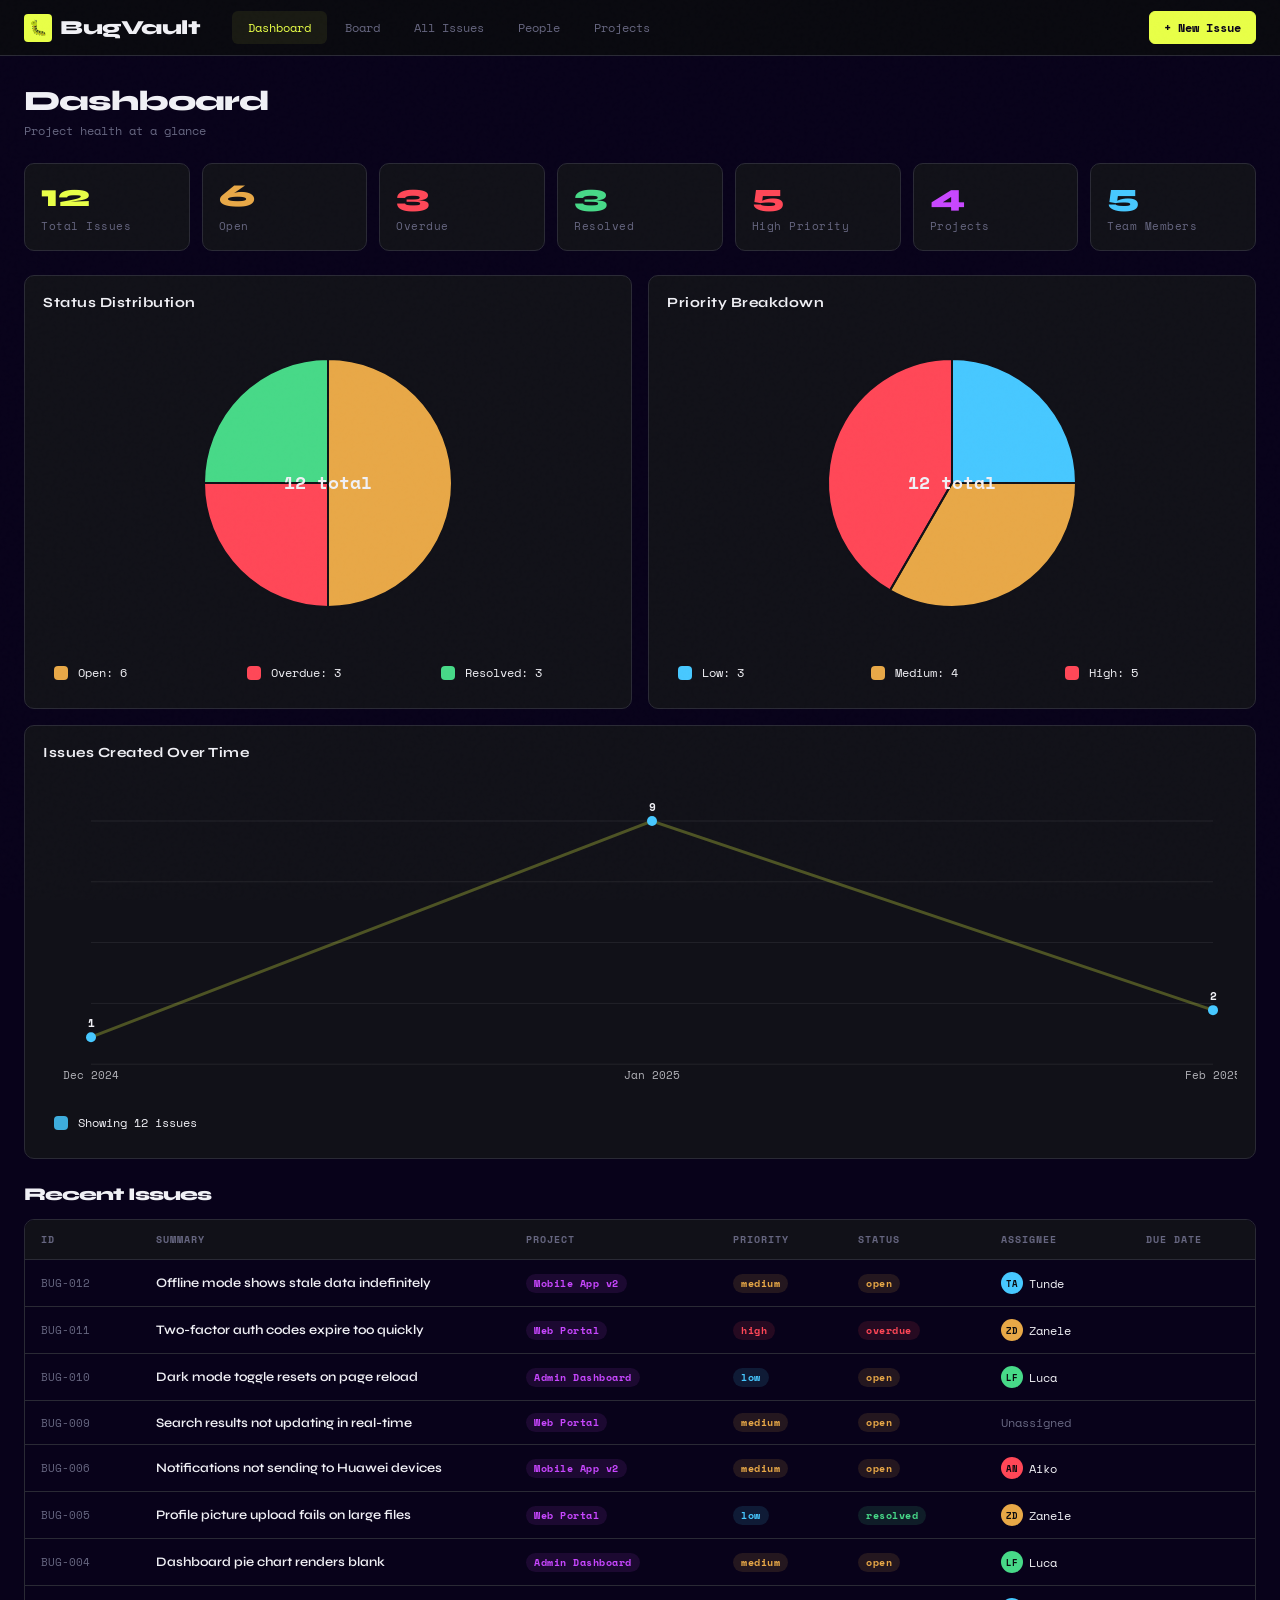
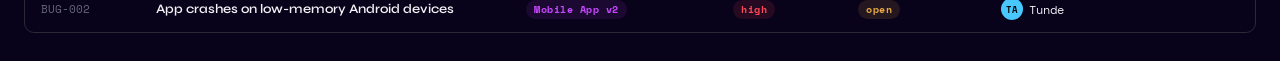
<file: bug-tracker.html>
<!DOCTYPE html>
<html lang="en">
<head>
<meta charset="UTF-8" />
<meta name="viewport" content="width=device-width, initial-scale=1.0" />
<title>BugVault — Issue Tracker</title>
<link href="https://fonts.googleapis.com/css2?family=Space+Mono:ital,wght@0,400;0,700;1,400&family=Syne:wght@400;600;700;800&display=swap" rel="stylesheet" />
<style>
  :root {
    --bg: #08021afe;
    --surface: #111118;
    --surface2: #18181f;
    --border: #2a2a35;
    --accent: #e8ff47;
    --accent2: #ff4757;
    --accent3: #47c8ff;
    --accent4: #c847ff;
    --text: #f0f0f5;
    --muted: #666680;
    --low: #47c8ff;
    --medium: #e8a847;
    --high: #ff4757;
    --open: #e8a847;
    --resolved: #47d988;
    --overdue: #ff4757;
    --radius: 6px;
    --font-head: 'Syne', sans-serif;
    --font-mono: 'Space Mono', monospace;
  }

  * { box-sizing: border-box; margin: 0; padding: 0; }

  body {
    background: var(--bg);
    color: var(--text);
    font-family: var(--font-mono);
    font-size: 13px;
    min-height: 100vh;
    overflow-x: hidden;
  }

  /* ─── NOISE OVERLAY ─── */
  body::before {
    content: '';
    position: fixed; inset: 0;
    background-image: url("data:image/svg+xml,%3Csvg viewBox='0 0 256 256' xmlns='http://www.w3.org/2000/svg'%3E%3Cfilter id='noise'%3E%3CfeTurbulence type='fractalNoise' baseFrequency='0.9' numOctaves='4' stitchTiles='stitch'/%3E%3C/filter%3E%3Crect width='100%25' height='100%25' filter='url(%23noise)' opacity='0.04'/%3E%3C/svg%3E");
    pointer-events: none; z-index: 9999; opacity: 0.4;
  }

  /* ─── TOPBAR ─── */
  #topbar {
    position: sticky; top: 0; z-index: 100;
    background: rgba(10,10,15,0.92);
    backdrop-filter: blur(12px);
    border-bottom: 1px solid var(--border);
    display: flex; align-items: center; gap: 0;
    padding: 0 24px;
    height: 56px;
  }

  .logo {
    font-family: var(--font-head);
    font-weight: 800;
    font-size: 20px;
    letter-spacing: -0.5px;
    margin-right: 32px;
    display: flex; align-items: center; gap: 8px;
  }
  .logo-bug {
    background: var(--accent);
    color: var(--bg);
    width: 28px; height: 28px;
    border-radius: 4px;
    display: flex; align-items: center; justify-content: center;
    font-size: 15px;
  }

  nav { display: flex; gap: 2px; flex: 1; }
  nav button {
    background: none; border: none;
    color: var(--muted); font-family: var(--font-mono); font-size: 12px;
    padding: 8px 16px; cursor: pointer; border-radius: var(--radius);
    transition: all 0.15s; white-space: nowrap;
  }
  nav button:hover { color: var(--text); background: var(--surface2); }
  nav button.active { color: var(--accent); background: rgba(232,255,71,0.07); }

  .topbar-right { display: flex; align-items: center; gap: 10px; }
  .btn {
    display: inline-flex; align-items: center; gap: 6px;
    font-family: var(--font-mono); font-size: 12px;
    padding: 7px 14px; border-radius: var(--radius);
    cursor: pointer; border: 1px solid transparent;
    transition: all 0.15s; text-decoration: none; white-space: nowrap;
  }
  .btn-primary { background: var(--accent); color: var(--bg); font-weight: 700; border-color: var(--accent); }
  .btn-primary:hover { background: #d4eb3a; }
  .btn-ghost { background: none; color: var(--muted); border-color: var(--border); }
  .btn-ghost:hover { color: var(--text); border-color: var(--text); }
  .btn-danger { background: rgba(255,71,87,0.1); color: var(--accent2); border-color: rgba(255,71,87,0.3); }
  .btn-danger:hover { background: rgba(255,71,87,0.2); }
  .btn-sm { padding: 5px 10px; font-size: 11px; }

  /* ─── VIEWS ─── */
  .view { display: none; padding: 28px 24px; max-width: 1400px; margin: 0 auto; animation: fadeIn 0.2s ease; }
  .view.active { display: block; }
  @keyframes fadeIn { from { opacity: 0; transform: translateY(6px); } to { opacity: 1; transform: translateY(0); } }

  /* ─── PAGE HEADER ─── */
  .page-header {
    display: flex; align-items: flex-start; justify-content: space-between;
    margin-bottom: 24px; gap: 16px;
  }
  .page-title { font-family: var(--font-head); font-size: 28px; font-weight: 800; letter-spacing: -1px; }
  .page-sub { color: var(--muted); margin-top: 4px; font-size: 12px; }

  /* ─── KANBAN ─── */
  .kanban { display: grid; grid-template-columns: repeat(3, 1fr); gap: 16px; }
  @media (max-width: 900px) { .kanban { grid-template-columns: 1fr; } }

  .kanban-col {
    background: var(--surface);
    border: 1px solid var(--border);
    border-radius: 10px;
    overflow: hidden;
  }
  .kanban-col-header {
    padding: 14px 16px 12px;
    border-bottom: 1px solid var(--border);
    display: flex; align-items: center; justify-content: space-between;
  }
  .col-label {
    display: flex; align-items: center; gap: 8px;
    font-family: var(--font-head); font-size: 13px; font-weight: 700; letter-spacing: 0.5px;
  }
  .col-dot { width: 8px; height: 8px; border-radius: 50%; }
  .dot-open { background: var(--open); }
  .dot-resolved { background: var(--resolved); }
  .dot-overdue { background: var(--overdue); }
  .col-count {
    background: var(--surface2); color: var(--muted);
    padding: 2px 8px; border-radius: 20px; font-size: 11px;
  }
  .kanban-cards { padding: 12px; display: flex; flex-direction: column; gap: 10px; min-height: 80px; }

  /* ─── TICKET CARD ─── */
  .ticket-card {
    background: var(--surface2);
    border: 1px solid var(--border);
    border-radius: 8px;
    padding: 12px 14px;
    cursor: pointer;
    transition: all 0.15s;
    position: relative; overflow: hidden;
  }
  .ticket-card::before {
    content: '';
    position: absolute; left: 0; top: 0; bottom: 0; width: 3px;
  }
  .ticket-card.priority-low::before { background: var(--low); }
  .ticket-card.priority-medium::before { background: var(--medium); }
  .ticket-card.priority-high::before { background: var(--high); }
  .ticket-card:hover { border-color: rgba(232,255,71,0.3); transform: translateY(-1px); box-shadow: 0 4px 20px rgba(0,0,0,0.4); }

  .ticket-id { font-size: 10px; color: var(--muted); margin-bottom: 6px; letter-spacing: 0.5px; }
  .ticket-summary { font-family: var(--font-head); font-size: 13px; font-weight: 600; line-height: 1.4; margin-bottom: 10px; }
  .ticket-meta { display: flex; align-items: center; gap: 6px; flex-wrap: wrap; }
  .badge {
    display: inline-flex; align-items: center; gap: 4px;
    padding: 2px 8px; border-radius: 20px; font-size: 10px; font-weight: 700; letter-spacing: 0.5px;
  }
  .badge-low { background: rgba(71,200,255,0.12); color: var(--low); }
  .badge-medium { background: rgba(232,168,71,0.12); color: var(--medium); }
  .badge-high { background: rgba(255,71,87,0.12); color: var(--high); }
  .badge-project { background: rgba(200,71,255,0.1); color: var(--accent4); }
  .badge-open { background: rgba(232,168,71,0.12); color: var(--open); }
  .badge-resolved { background: rgba(71,217,136,0.12); color: var(--resolved); }
  .badge-overdue { background: rgba(255,71,87,0.12); color: var(--overdue); }

  .ticket-assignee { margin-left: auto; display: flex; align-items: center; gap: 5px; color: var(--muted); font-size: 10px; }
  .avatar { width: 22px; height: 22px; border-radius: 50%; background: var(--border); display: flex; align-items: center; justify-content: center; font-size: 9px; font-weight: 700; color: var(--text); flex-shrink: 0; }

  /* ─── FILTERS BAR ─── */
  .filters-bar {
    display: flex; gap: 10px; align-items: center; flex-wrap: wrap;
    margin-bottom: 20px; padding: 12px 16px;
    background: var(--surface); border: 1px solid var(--border); border-radius: 8px;
  }
  .filter-label { font-size: 11px; color: var(--muted); margin-right: 4px; }
  select, input[type="text"], input[type="date"], input[type="email"], textarea {
    background: var(--surface2); border: 1px solid var(--border);
    color: var(--text); font-family: var(--font-mono); font-size: 12px;
    padding: 7px 10px; border-radius: var(--radius); outline: none;
    transition: border-color 0.15s;
  }
  select:focus, input:focus, textarea:focus { border-color: var(--accent); }
  select option { background: var(--surface2); }
  .search-input { flex: 1; min-width: 180px; }

  /* ─── TABLE ─── */
  .table-wrap { overflow-x: auto; border: 1px solid var(--border); border-radius: 10px; }
  table { width: 100%; border-collapse: collapse; }
  thead th {
    background: var(--surface); padding: 12px 16px;
    text-align: left; font-size: 10px; color: var(--muted);
    letter-spacing: 1px; text-transform: uppercase; font-weight: 700;
    border-bottom: 1px solid var(--border); white-space: nowrap;
  }
  tbody tr { border-bottom: 1px solid var(--border); transition: background 0.1s; cursor: pointer; }
  tbody tr:last-child { border-bottom: none; }
  tbody tr:hover { background: var(--surface2); }
  tbody td { padding: 12px 16px; font-size: 12px; vertical-align: middle; }
  .td-summary { font-family: var(--font-head); font-weight: 600; font-size: 13px; max-width: 260px; }
  .td-id { color: var(--muted); font-size: 11px; white-space: nowrap; }

  /* ─── MODAL ─── */
  .modal-overlay {
    display: none; position: fixed; inset: 0;
    background: rgba(0,0,0,0.75); z-index: 500;
    align-items: center; justify-content: center;
    padding: 20px;
  }
  .modal-overlay.open { display: flex; }
  .modal {
    background: var(--surface); border: 1px solid var(--border);
    border-radius: 12px; width: 100%; max-width: 680px;
    max-height: 90vh; overflow-y: auto;
    box-shadow: 0 24px 80px rgba(0,0,0,0.8);
    animation: slideUp 0.2s ease;
  }
  @keyframes slideUp { from { opacity: 0; transform: translateY(20px); } to { opacity: 1; transform: translateY(0); } }
  .modal-header {
    padding: 20px 24px 16px;
    border-bottom: 1px solid var(--border);
    display: flex; align-items: flex-start; justify-content: space-between; gap: 16px;
    position: sticky; top: 0; background: var(--surface); z-index: 2;
  }
  .modal-title { font-family: var(--font-head); font-size: 18px; font-weight: 800; }
  .modal-close { background: none; border: none; color: var(--muted); cursor: pointer; font-size: 20px; padding: 0 4px; line-height: 1; transition: color 0.1s; }
  .modal-close:hover { color: var(--text); }
  .modal-body { padding: 20px 24px 24px; }

  /* ─── FORM ─── */
  .form-grid { display: grid; grid-template-columns: 1fr 1fr; gap: 14px; }
  .form-group { display: flex; flex-direction: column; gap: 6px; }
  .form-group.full { grid-column: 1 / -1; }
  label { font-size: 11px; color: var(--muted); letter-spacing: 0.5px; text-transform: uppercase; }
  input[type="text"], input[type="email"], input[type="date"], select, textarea {
    width: 100%;
  }
  textarea { resize: vertical; min-height: 80px; }
  .form-actions { display: flex; gap: 10px; justify-content: flex-end; margin-top: 20px; padding-top: 16px; border-top: 1px solid var(--border); }

  /* ─── DETAIL MODAL ─── */
  .detail-grid { display: grid; grid-template-columns: 1fr 1fr; gap: 16px; margin-bottom: 20px; }
  .detail-field { display: flex; flex-direction: column; gap: 4px; }
  .detail-label { font-size: 10px; color: var(--muted); letter-spacing: 1px; text-transform: uppercase; }
  .detail-value { font-size: 13px; font-family: var(--font-head); font-weight: 600; }
  .detail-description {
    background: var(--surface2); border: 1px solid var(--border);
    border-radius: 8px; padding: 14px; line-height: 1.7;
    font-size: 13px; margin-bottom: 16px;
  }
  .detail-resolution {
    background: rgba(71,217,136,0.05); border: 1px solid rgba(71,217,136,0.15);
    border-radius: 8px; padding: 14px; line-height: 1.7; font-size: 13px;
    margin-bottom: 16px;
  }
  .detail-actions { display: flex; gap: 8px; flex-wrap: wrap; }
  .section-divider { border: none; border-top: 1px solid var(--border); margin: 16px 0; }

  /* ─── PEOPLE GRID ─── */
  .people-grid { display: grid; grid-template-columns: repeat(auto-fill, minmax(240px, 1fr)); gap: 14px; }
  .person-card {
    background: var(--surface); border: 1px solid var(--border);
    border-radius: 10px; padding: 16px;
    display: flex; flex-direction: column; gap: 10px;
    transition: border-color 0.15s;
  }
  .person-card:hover { border-color: rgba(232,255,71,0.2); }
  .person-top { display: flex; align-items: center; gap: 12px; }
  .avatar-lg {
    width: 44px; height: 44px; border-radius: 50%;
    display: flex; align-items: center; justify-content: center;
    font-family: var(--font-head); font-size: 16px; font-weight: 800;
    flex-shrink: 0;
  }
  .person-name { font-family: var(--font-head); font-size: 15px; font-weight: 700; }
  .person-username { color: var(--muted); font-size: 11px; }
  .person-email { color: var(--accent3); font-size: 11px; }
  .person-actions { display: flex; gap: 6px; }

  /* ─── PROJECTS GRID ─── */
  .projects-grid { display: grid; grid-template-columns: repeat(auto-fill, minmax(200px, 1fr)); gap: 14px; }
  .project-card {
    background: var(--surface); border: 1px solid var(--border);
    border-radius: 10px; padding: 18px;
    transition: border-color 0.15s; position: relative; overflow: hidden;
  }
  .project-card:hover { border-color: rgba(200,71,255,0.3); }
  .project-card::after {
    content: '';
    position: absolute; right: -20px; top: -20px;
    width: 80px; height: 80px; border-radius: 50%;
    background: radial-gradient(circle, rgba(200,71,255,0.1), transparent 70%);
  }
  .project-id { font-size: 10px; color: var(--muted); margin-bottom: 6px; }
  .project-name { font-family: var(--font-head); font-size: 16px; font-weight: 700; margin-bottom: 10px; }
  .project-count { font-size: 11px; color: var(--muted); }

  /* ─── DASHBOARD STATS ─── */
  .stats-row { display: grid; grid-template-columns: repeat(auto-fill, minmax(160px, 1fr)); gap: 12px; margin-bottom: 24px; }
  .stat-card {
    background: var(--surface); border: 1px solid var(--border);
    border-radius: 10px; padding: 16px;
    display: flex; flex-direction: column; gap: 6px;
  }
  .stat-num { font-family: var(--font-head); font-size: 32px; font-weight: 800; line-height: 1; }
  .stat-label { font-size: 11px; color: var(--muted); letter-spacing: 0.5px; }
  .stat-accent { color: var(--accent); }
  .stat-open { color: var(--open); }
  .stat-resolved { color: var(--resolved); }
  .stat-overdue { color: var(--overdue); }

  .dashboard-grid { display: grid; grid-template-columns: 1fr 1fr; gap: 16px; margin-bottom: 24px; }
  .chart-card {
    background: var(--surface); border: 1px solid var(--border);
    border-radius: 10px; padding: 18px;
    display: flex; flex-direction: column; gap: 12px;
  }
  .chart-card.chart-full { grid-column: 1 / -1; }
  .chart-header { font-family: var(--font-head); font-size: 14px; font-weight: 700; letter-spacing: 0.5px; }
  .chart-wrapper { position: relative; width: 100%; overflow: hidden; }
  .chart-canvas { width: 100%; height: 320px; display: block; }
  .chart-legend { display: grid; grid-template-columns: repeat(auto-fit, minmax(140px, 1fr)); gap: 10px; }
  .legend-row {
    display: flex; align-items: center; gap: 10px; cursor: pointer;
    font-size: 12px; color: var(--text); padding: 8px 10px; border-radius: 8px; border: 1px solid transparent;
    transition: background 0.15s, border-color 0.15s;
  }
  .legend-row:hover { background: rgba(232,255,71,0.08); border-color: rgba(232,255,71,0.16); }
  .legend-swatch { width: 14px; height: 14px; border-radius: 4px; display: inline-block; }

  /* ─── EMPTY STATE ─── */
  .empty { text-align: center; padding: 48px 24px; color: var(--muted); }
  .empty-icon { font-size: 40px; margin-bottom: 12px; }
  .empty-text { font-family: var(--font-head); font-size: 16px; font-weight: 600; margin-bottom: 6px; color: var(--text); }

  /* ─── TOAST ─── */
  #toast-container { position: fixed; bottom: 24px; right: 24px; z-index: 9000; display: flex; flex-direction: column; gap: 8px; }
  .toast {
    background: var(--surface2); border: 1px solid var(--border);
    border-radius: 8px; padding: 12px 16px;
    font-size: 12px; min-width: 220px;
    box-shadow: 0 8px 30px rgba(0,0,0,0.5);
    animation: slideLeft 0.2s ease;
    display: flex; align-items: center; gap: 8px;
  }
  .toast.success { border-color: rgba(71,217,136,0.4); }
  .toast.error { border-color: rgba(255,71,87,0.4); }
  @keyframes slideLeft { from { opacity: 0; transform: translateX(20px); } to { opacity: 1; transform: translateX(0); } }

  /* ─── SCROLLBAR ─── */
  ::-webkit-scrollbar { width: 6px; height: 6px; }
  ::-webkit-scrollbar-track { background: transparent; }
  ::-webkit-scrollbar-thumb { background: var(--border); border-radius: 3px; }
  ::-webkit-scrollbar-thumb:hover { background: var(--muted); }

  .hidden { display: none !important; }
</style>
</head>
<body>

<!-- TOP BAR -->
<div id="topbar">
  <div class="logo">
    <div class="logo-bug">🐛</div>
    BugVault
  </div>
  <nav>
    <button onclick="showView('dashboard')" id="nav-dashboard" class="active">Dashboard</button>
    <button onclick="showView('board')" id="nav-board">Board</button>
    <button onclick="showView('list')" id="nav-list">All Issues</button>
    <button onclick="showView('people')" id="nav-people">People</button>
    <button onclick="showView('projects')" id="nav-projects">Projects</button>
  </nav>
  <div class="topbar-right">
    <button class="btn btn-primary" onclick="openIssueModal()">+ New Issue</button>
  </div>
</div>

<!-- TOAST CONTAINER -->
<div id="toast-container"></div>

<!-- DASHBOARD-->
<div class="view active" id="view-dashboard">
  <div class="page-header">
    <div>
      <div class="page-title">Dashboard</div>
      <div class="page-sub">Project health at a glance</div>
    </div>
  </div>
  <div class="stats-row" id="stats-row"></div>
  <div class="dashboard-grid">
    <div class="chart-card">
      <div class="chart-header">Status Distribution</div>
      <div class="chart-wrapper">
        <canvas id="chart-status" class="chart-canvas"></canvas>
      </div>
      <div class="chart-legend" id="legend-status"></div>
    </div>
    <div class="chart-card">
      <div class="chart-header">Priority Breakdown</div>
      <div class="chart-wrapper">
        <canvas id="chart-priority" class="chart-canvas"></canvas>
      </div>
      <div class="chart-legend" id="legend-priority"></div>
    </div>
    <div class="chart-card chart-full">
      <div class="chart-header">Issues Created Over Time</div>
      <div class="chart-wrapper">
        <canvas id="chart-trend" class="chart-canvas"></canvas>
      </div>
      <div class="chart-legend" id="legend-trend"></div>
    </div>
  </div>
  <div class="page-header" style="margin-bottom:14px">
    <div class="page-title" style="font-size:18px">Recent Issues</div>
  </div>
  <div class="table-wrap">
    <table>
      <thead>
        <tr>
          <th>ID</th><th>Summary</th><th>Project</th><th>Priority</th><th>Status</th><th>Assignee</th><th>Due Date</th>
        </tr>
      </thead>
      <tbody id="recent-tbody"></tbody>
    </table>
  </div>
</div>

<!-- KANBAN BOARD -->
<div class="view" id="view-board">
  <div class="page-header">
    <div>
      <div class="page-title">Board</div>
      <div class="page-sub">Kanban view by status</div>
    </div>
    <button class="btn btn-primary" onclick="openIssueModal()">+ New Issue</button>
  </div>
  <div class="kanban">
    <div class="kanban-col">
      <div class="kanban-col-header">
        <div class="col-label"><div class="col-dot dot-open"></div>Open</div>
        <div class="col-count" id="count-open">0</div>
      </div>
      <div class="kanban-cards" id="col-open"></div>
    </div>
    <div class="kanban-col">
      <div class="kanban-col-header">
        <div class="col-label"><div class="col-dot dot-overdue"></div>Overdue</div>
        <div class="col-count" id="count-overdue">0</div>
      </div>
      <div class="kanban-cards" id="col-overdue"></div>
    </div>
    <div class="kanban-col">
      <div class="kanban-col-header">
        <div class="col-label"><div class="col-dot dot-resolved"></div>Resolved</div>
        <div class="col-count" id="count-resolved">0</div>
      </div>
      <div class="kanban-cards" id="col-resolved"></div>
    </div>
  </div>
</div>

<!-- ALL ISSUES LIST  -->
<div class="view" id="view-list">
  <div class="page-header">
    <div>
      <div class="page-title">All Issues</div>
      <div class="page-sub" id="issue-count-sub"></div>
    </div>
    <button class="btn btn-primary" onclick="openIssueModal()">+ New Issue</button>
  </div>
  <div class="filters-bar">
    <span class="filter-label">Filter:</span>
    <input type="text" class="search-input" placeholder="Search issues..." id="search-input" oninput="renderList()" />
    <select id="filter-status" onchange="renderList()">
      <option value="">All Statuses</option>
      <option>open</option><option>resolved</option><option>overdue</option>
    </select>
    <select id="filter-priority" onchange="renderList()">
      <option value="">All Priorities</option>
      <option>low</option><option>medium</option><option>high</option>
    </select>
    <select id="filter-project" onchange="renderList()">
      <option value="">All Projects</option>
    </select>
    <select id="filter-assignee" onchange="renderList()">
      <option value="">All Assignees</option>
    </select>
  </div>
  <div class="table-wrap">
    <table>
      <thead>
        <tr>
          <th>ID</th><th>Summary</th><th>Project</th><th>Priority</th><th>Status</th><th>Assignee</th><th>Identified By</th><th>Reported</th><th>Target Date</th><th>Actions</th>
        </tr>
      </thead>
      <tbody id="list-tbody"></tbody>
    </table>
  </div>
</div>

<!--  PEOPLE-->
<div class="view" id="view-people">
  <div class="page-header">
    <div>
      <div class="page-title">People</div>
      <div class="page-sub">Team members who can be assigned to issues</div>
    </div>
    <button class="btn btn-primary" onclick="openPersonModal()">+ Add Person</button>
  </div>
  <div class="people-grid" id="people-grid"></div>
</div>

<!--PROJECTS  -->
<div class="view" id="view-projects">
  <div class="page-header">
    <div>
      <div class="page-title">Projects</div>
      <div class="page-sub">Manage your projects</div>
    </div>
    <button class="btn btn-primary" onclick="openProjectModal()">+ Add Project</button>
  </div>
  <div class="projects-grid" id="projects-grid"></div>
</div>


<!--  MODALS -->

<!-- ISSUE MODAL -->
<div class="modal-overlay" id="modal-issue">
  <div class="modal">
    <div class="modal-header">
      <div class="modal-title" id="issue-modal-title">New Issue</div>
      <button class="modal-close" onclick="closeModal('modal-issue')">✕</button>
    </div>
    <div class="modal-body">
      <div class="form-grid">
        <div class="form-group full">
          <label>Summary *</label>
          <input type="text" id="f-summary" placeholder="Brief description of the issue" />
        </div>
        <div class="form-group full">
          <label>Detailed Description</label>
          <textarea id="f-description" placeholder="Detailed explanation, steps to reproduce, expected vs actual..."></textarea>
        </div>
        <div class="form-group">
          <label>Project *</label>
          <select id="f-project">
            <option value="">Select project...</option>
          </select>
        </div>
        <div class="form-group">
          <label>Identified By</label>
          <input type="text" id="f-identified-by" placeholder="Name of reporter" />
        </div>
        <div class="form-group">
          <label>Date Identified</label>
          <input type="date" id="f-date-identified" />
        </div>
        <div class="form-group">
          <label>Priority</label>
          <select id="f-priority">
            <option value="low">Low</option>
            <option value="medium" selected>Medium</option>
            <option value="high">High</option>
          </select>
        </div>
        <div class="form-group">
          <label>Status</label>
          <select id="f-status">
            <option value="open">Open</option>
            <option value="resolved">Resolved</option>
            <option value="overdue">Overdue</option>
          </select>
        </div>
        <div class="form-group">
          <label>Assign To</label>
          <select id="f-assignee">
            <option value="">Unassigned</option>
          </select>
        </div>
        <div class="form-group">
          <label>Target Resolution Date</label>
          <input type="date" id="f-target-date" />
        </div>
        <div class="form-group">
          <label>Actual Resolution Date</label>
          <input type="date" id="f-actual-date" />
        </div>
        <div class="form-group full">
          <label>Resolution Summary</label>
          <textarea id="f-resolution" placeholder="How was this issue resolved?" style="min-height:60px"></textarea>
        </div>
      </div>
      <div class="form-actions">
        <button class="btn btn-ghost" onclick="closeModal('modal-issue')">Cancel</button>
        <button class="btn btn-primary" onclick="saveIssue()">Save Issue</button>
      </div>
    </div>
  </div>
</div>

<!-- PERSON MODAL -->
<div class="modal-overlay" id="modal-person">
  <div class="modal">
    <div class="modal-header">
      <div class="modal-title" id="person-modal-title">Add Person</div>
      <button class="modal-close" onclick="closeModal('modal-person')">✕</button>
    </div>
    <div class="modal-body">
      <div class="form-grid">
        <div class="form-group">
          <label>First Name *</label>
          <input type="text" id="p-name" placeholder="First name" />
        </div>
        <div class="form-group">
          <label>Surname *</label>
          <input type="text" id="p-surname" placeholder="Last name" />
        </div>
        <div class="form-group">
          <label>Email *</label>
          <input type="email" id="p-email" placeholder="email@example.com" />
        </div>
        <div class="form-group">
          <label>Username *</label>
          <input type="text" id="p-username" placeholder="@username" />
        </div>
      </div>
      <div class="form-actions">
        <button class="btn btn-ghost" onclick="closeModal('modal-person')">Cancel</button>
        <button class="btn btn-primary" onclick="savePerson()">Save Person</button>
      </div>
    </div>
  </div>
</div>

<!-- PROJECT MODAL -->
<div class="modal-overlay" id="modal-project">
  <div class="modal">
    <div class="modal-header">
      <div class="modal-title">Add Project</div>
      <button class="modal-close" onclick="closeModal('modal-project')">✕</button>
    </div>
    <div class="modal-body">
      <div class="form-grid">
        <div class="form-group full">
          <label>Project Name *</label>
          <input type="text" id="proj-name" placeholder="e.g. Mobile App v2" />
        </div>
      </div>
      <div class="form-actions">
        <button class="btn btn-ghost" onclick="closeModal('modal-project')">Cancel</button>
        <button class="btn btn-primary" onclick="saveProject()">Save Project</button>
      </div>
    </div>
  </div>
</div>

<!-- DETAIL MODAL -->
<div class="modal-overlay" id="modal-detail">
  <div class="modal" style="max-width:700px">
    <div class="modal-header">
      <div>
        <div style="font-size:10px;color:var(--muted);margin-bottom:4px" id="detail-id-label"></div>
        <div class="modal-title" id="detail-title"></div>
      </div>
      <button class="modal-close" onclick="closeModal('modal-detail')">✕</button>
    </div>
    <div class="modal-body">
      <div class="ticket-meta" style="margin-bottom:16px" id="detail-badges"></div>
      <div class="detail-description" id="detail-description"></div>
      <div class="detail-grid" id="detail-grid"></div>
      <div id="detail-resolution-wrap" class="hidden">
        <hr class="section-divider" />
        <div class="detail-label" style="margin-bottom:8px">Resolution</div>
        <div class="detail-resolution" id="detail-resolution"></div>
      </div>
      <hr class="section-divider" />
      <div class="detail-actions" id="detail-actions"></div>
    </div>
  </div>
</div>

<!-- EDIT CONFIRM DELETE -->
<div class="modal-overlay" id="modal-confirm">
  <div class="modal" style="max-width:400px">
    <div class="modal-header">
      <div class="modal-title">Delete Issue?</div>
      <button class="modal-close" onclick="closeModal('modal-confirm')">✕</button>
    </div>
    <div class="modal-body">
      <p style="color:var(--muted);line-height:1.6;margin-bottom:20px">This action cannot be undone. The issue will be permanently deleted.</p>
      <div class="form-actions">
        <button class="btn btn-ghost" onclick="closeModal('modal-confirm')">Cancel</button>
        <button class="btn btn-danger" id="confirm-delete-btn">Delete</button>
      </div>
    </div>
  </div>
</div>


<script>

// DATA LAYER


const LS = {
  get: k => JSON.parse(localStorage.getItem(k) || 'null'),
  set: (k, v) => localStorage.setItem(k, JSON.stringify(v)),
};

let projects = LS.get('bv_projects') || [];
let people = LS.get('bv_people') || [];
let issues = LS.get('bv_issues') || [];
let _editId = null;
let _editPersonId = null;
let dashboardRefreshTimer = null;
let chartHover = {};

function save() {
  LS.set('bv_projects', projects);
  LS.set('bv_people', people);
  LS.set('bv_issues', issues);
}

function uid() { return Date.now().toString(36) + Math.random().toString(36).slice(2,6); }

// ─── SEED DATA ───────────────────────────────────────────
function seed() {
  if (LS.get('bv_seeded')) return;

  projects = [
    { id: 'PRJ-001', name: 'Mobile App v2' },
    { id: 'PRJ-002', name: 'Web Portal' },
    { id: 'PRJ-003', name: 'Payment Gateway' },
    { id: 'PRJ-004', name: 'Admin Dashboard' },
  ];

  people = [
    { id: 'USR-001', name: 'Aiko', surname: 'Nakamura', email: 'aiko@example.com', username: 'aiko_n' },
    { id: 'USR-002', name: 'Tunde', surname: 'Adebayo', email: 'tunde@example.com', username: 'tunde_a' },
    { id: 'USR-003', name: 'Priya', surname: 'Sharma', email: 'priya@example.com', username: 'priya_s' },
    { id: 'USR-004', name: 'Luca', surname: 'Ferrari', email: 'luca@example.com', username: 'luca_f' },
    { id: 'USR-005', name: 'Zanele', surname: 'Dlamini', email: 'zanele@example.com', username: 'zanele_d' },
  ];

  issues = [
    { id: 'BUG-001', summary: 'Login button unresponsive on Safari', description: 'Users on Safari 16+ report the login button does not respond to click events. Console shows no errors. Tested on iOS 16 and macOS Ventura.', identifiedBy: 'QA Team', dateIdentified: '2025-01-10', projectId: 'PRJ-002', assigneeId: 'USR-001', status: 'resolved', priority: 'high', targetDate: '2025-01-20', actualDate: '2025-01-18', resolution: 'Fixed event listener binding issue in auth.js — replaced jQuery click with vanilla addEventListener.' },
    { id: 'BUG-002', summary: 'App crashes on low-memory Android devices', description: 'On Android devices with less than 2GB RAM the app crashes when navigating to the gallery screen. Memory leak suspected in the image cache module.', identifiedBy: 'Tunde Adebayo', dateIdentified: '2025-01-15', projectId: 'PRJ-001', assigneeId: 'USR-002', status: 'open', priority: 'high', targetDate: '2025-02-01', actualDate: '', resolution: '' },
    { id: 'BUG-003', summary: 'Payment fails for international cards', description: 'Cards issued outside South Africa and Nigeria are declined at checkout. Error code 402 returned by gateway. Stripe dashboard shows no failure, suggesting the issue is on our side.', identifiedBy: 'Zanele Dlamini', dateIdentified: '2025-01-08', projectId: 'PRJ-003', assigneeId: 'USR-003', status: 'overdue', priority: 'high', targetDate: '2025-01-15', actualDate: '', resolution: '' },
    { id: 'BUG-004', summary: 'Dashboard pie chart renders blank', description: 'The analytics pie chart on the admin dashboard shows empty when filtering by date range. All other charts work correctly. Likely a data aggregation issue in the reporting API.', identifiedBy: 'Priya Sharma', dateIdentified: '2025-01-20', projectId: 'PRJ-004', assigneeId: 'USR-004', status: 'open', priority: 'medium', targetDate: '2025-02-05', actualDate: '', resolution: '' },
    { id: 'BUG-005', summary: 'Profile picture upload fails on large files', description: 'Uploading images larger than 2MB results in a 413 error. The server limit is set to 10MB. Nginx reverse proxy config likely overrides this.', identifiedBy: 'Luca Ferrari', dateIdentified: '2025-01-22', projectId: 'PRJ-002', assigneeId: 'USR-005', status: 'resolved', priority: 'low', targetDate: '2025-01-28', actualDate: '2025-01-25', resolution: 'Updated nginx.conf client_max_body_size to 15M and reloaded. Tested with 8MB file — success.' },
    { id: 'BUG-006', summary: 'Notifications not sending to Huawei devices', description: 'Firebase push notifications are not being received on Huawei devices. These devices do not support Google Play Services — needs HMS (Huawei Mobile Services) integration.', identifiedBy: 'Aiko Nakamura', dateIdentified: '2025-01-25', projectId: 'PRJ-001', assigneeId: 'USR-001', status: 'open', priority: 'medium', targetDate: '2025-02-15', actualDate: '', resolution: '' },
    { id: 'BUG-007', summary: 'CSV export truncates long text fields', description: 'When exporting issues to CSV, description fields longer than 255 characters are cut off. The database column allows 2000 chars but the export function hardcodes 255 as max.', identifiedBy: 'QA Team', dateIdentified: '2024-12-18', projectId: 'PRJ-004', assigneeId: 'USR-002', status: 'overdue', priority: 'low', targetDate: '2025-01-05', actualDate: '', resolution: '' },
    { id: 'BUG-008', summary: 'Duplicate transactions on double-tap', description: 'Fast double-tapping the "Pay Now" button submits two transactions. Button should be disabled after first click until response is received.', identifiedBy: 'Tunde Adebayo', dateIdentified: '2025-01-12', projectId: 'PRJ-003', assigneeId: 'USR-003', status: 'resolved', priority: 'high', targetDate: '2025-01-14', actualDate: '2025-01-13', resolution: 'Added debounce wrapper and disabled state to payment submit handler. Deployed to production.' },
    { id: 'BUG-009', summary: 'Search results not updating in real-time', description: 'The search bar on the web portal requires a page refresh to show updated results. The debounced API call is correctly firing but the UI state is not re-rendering.', identifiedBy: 'Zanele Dlamini', dateIdentified: '2025-01-28', projectId: 'PRJ-002', assigneeId: '', status: 'open', priority: 'medium', targetDate: '2025-02-10', actualDate: '', resolution: '' },
    { id: 'BUG-010', summary: 'Dark mode toggle resets on page reload', description: 'User preference for dark mode is stored in sessionStorage instead of localStorage, causing it to reset between sessions. Minor but affects UX quality.', identifiedBy: 'Priya Sharma', dateIdentified: '2025-01-30', projectId: 'PRJ-004', assigneeId: 'USR-004', status: 'open', priority: 'low', targetDate: '2025-02-07', actualDate: '', resolution: '' },
    { id: 'BUG-011', summary: 'Two-factor auth codes expire too quickly', description: 'TOTP codes are expiring in under 20 seconds on some devices due to clock drift. Server-side tolerance window should be expanded to ±90 seconds.', identifiedBy: 'Luca Ferrari', dateIdentified: '2025-02-01', projectId: 'PRJ-002', assigneeId: 'USR-005', status: 'overdue', priority: 'high', targetDate: '2025-02-03', actualDate: '', resolution: '' },
    { id: 'BUG-012', summary: 'Offline mode shows stale data indefinitely', description: 'When the app loses connectivity, cached data is displayed correctly. However, once connectivity is restored, the UI does not automatically refresh — users must manually pull-to-refresh.', identifiedBy: 'Aiko Nakamura', dateIdentified: '2025-02-03', projectId: 'PRJ-001', assigneeId: 'USR-002', status: 'open', priority: 'medium', targetDate: '2025-02-20', actualDate: '', resolution: '' },
  ];

  save();
  LS.set('bv_seeded', true);
}
seed();


// NAVIGATION


function showView(name) {
  document.querySelectorAll('.view').forEach(v => v.classList.remove('active'));
  document.querySelectorAll('nav button').forEach(b => b.classList.remove('active'));
  document.getElementById('view-' + name).classList.add('active');
  document.getElementById('nav-' + name).classList.add('active');
  renderCurrentView(name);
  if (name === 'dashboard') startDashboardRefresh(); else stopDashboardRefresh();
}

function renderCurrentView(name) {
  if (name === 'dashboard') renderDashboard();
  if (name === 'board') renderBoard();
  if (name === 'list') { populateFilters(); renderList(); }
  if (name === 'people') renderPeople();
  if (name === 'projects') renderProjects();
}

function startDashboardRefresh() {
  stopDashboardRefresh();
  dashboardRefreshTimer = setInterval(() => {
    if (document.getElementById('view-dashboard').classList.contains('active')) {
      renderDashboard();
    }
  }, 4000);
}

function stopDashboardRefresh() {
  if (dashboardRefreshTimer) {
    clearInterval(dashboardRefreshTimer);
    dashboardRefreshTimer = null;
  }
}

function applyDashboardFilter(type, value) {
  showView('list');
  const map = {
    status: 'filter-status',
    priority: 'filter-priority',
    project: 'filter-project',
    assignee: 'filter-assignee',
  };
  if (map[type]) {
    document.getElementById(map[type]).value = value;
  }
  renderList();
  toast(`Filtered by ${value}`);
}

function getPieIndex(x, y, cx, cy, radius, segments) {
  const dx = x - cx;
  const dy = y - cy;
  const dist = Math.sqrt(dx * dx + dy * dy);
  if (dist > radius) return null;
  let angle = Math.atan2(dy, dx);
  if (angle < -Math.PI / 2) angle += Math.PI * 2;
  if (angle < -Math.PI / 2) angle += Math.PI * 2;
  return segments.find(seg => angle >= seg.start && angle < seg.end)?.index ?? null;
}

function drawPieChart(canvasId, dataset, colors, legendId, filterType) {
  const canvas = document.getElementById(canvasId);
  if (!canvas) return;
  canvas.width = canvas.offsetWidth;
  canvas.height = 320;
  const ctx = canvas.getContext('2d');
  const width = canvas.width;
  const height = canvas.height;
  const cx = width / 2;
  const cy = height / 2;
  const radius = Math.min(width, height) / 2 - 36;
  const total = dataset.reduce((sum, item) => sum + item.value, 0);
  ctx.clearRect(0, 0, width, height);

  let start = -Math.PI / 2;
  const segments = dataset.map((item, index) => {
    const angle = total ? (item.value / total) * Math.PI * 2 : 0;
    const seg = { index, start, end: start + angle, item };
    start += angle;
    return seg;
  });

  segments.forEach(seg => {
    const isHover = chartHover[canvasId] === seg.index;
    const outerRadius = radius + (isHover ? 10 : 0);
    ctx.beginPath();
    ctx.moveTo(cx, cy);
    ctx.arc(cx, cy, outerRadius, seg.start, seg.end);
    ctx.closePath();
    ctx.fillStyle = colors[seg.index];
    ctx.fill();
  });

  ctx.strokeStyle = '#111118';
  ctx.lineWidth = 2;
  segments.forEach(seg => {
    ctx.beginPath();
    ctx.moveTo(cx, cy);
    ctx.arc(cx, cy, radius, seg.start, seg.end);
    ctx.closePath();
    ctx.stroke();
  });

  ctx.fillStyle = '#f0f0f5';
  ctx.font = '700 18px Space Mono';
  ctx.textAlign = 'center';
  ctx.fillText(total + ' total', cx, cy + 6);

  const legend = document.getElementById(legendId);
  if (legend) {
    legend.innerHTML = dataset.map(item => `
      <div class="legend-row" onclick="applyDashboardFilter('${filterType}', '${item.valueLabel || item.label.toLowerCase()}')">
        <span class="legend-swatch" style="background:${colors[dataset.indexOf(item)]}"></span>
        <span>${item.label}: ${item.value}</span>
      </div>
    `).join('');
  }

  canvas.onmousemove = event => {
    const rect = canvas.getBoundingClientRect();
    const idx = getPieIndex(event.clientX - rect.left, event.clientY - rect.top, cx, cy, radius, segments);
    if (idx !== chartHover[canvasId]) {
      chartHover[canvasId] = idx;
      drawPieChart(canvasId, dataset, colors, legendId, filterType);
    }
  };

  canvas.onclick = event => {
    const rect = canvas.getBoundingClientRect();
    const idx = getPieIndex(event.clientX - rect.left, event.clientY - rect.top, cx, cy, radius, segments);
    if (idx !== null) {
      const selected = dataset[idx];
      applyDashboardFilter(filterType, selected.valueLabel || selected.label.toLowerCase());
    }
  };
}

function renderTrendChart() {
  const canvas = document.getElementById('chart-trend');
  if (!canvas) return;
  canvas.width = canvas.offsetWidth;
  canvas.height = 320;
  const ctx = canvas.getContext('2d');
  const width = canvas.width;
  const height = canvas.height;
  const padding = 48;
  const chartWidth = width - padding * 1.5;
  const chartHeight = height - padding * 1.6;

  const buckets = {};
  issues.forEach(issue => {
    const date = issue.dateIdentified ? new Date(issue.dateIdentified) : new Date();
    const key = date.toLocaleDateString('en-ZA', { month: 'short', year: 'numeric' });
    buckets[key] = (buckets[key] || 0) + 1;
  });

  const labels = Object.keys(buckets).sort((a, b) => new Date(a) - new Date(b));
  const values = labels.map(label => buckets[label]);
  const max = Math.max(...values, 1);

  ctx.clearRect(0, 0, width, height);
  ctx.strokeStyle = 'rgba(255,255,255,0.08)';
  ctx.lineWidth = 1;
  for (let i = 0; i <= 4; i++) {
    const y = padding + (chartHeight / 4) * i;
    ctx.beginPath();
    ctx.moveTo(padding, y);
    ctx.lineTo(padding + chartWidth, y);
    ctx.stroke();
  }

  ctx.strokeStyle = 'rgba(232,255,71,0.28)';
  ctx.lineWidth = 3;
  ctx.beginPath();
  values.forEach((value, index) => {
    const x = padding + (chartWidth / Math.max(1, labels.length - 1)) * index;
    const y = padding + chartHeight - (value / max) * chartHeight;
    if (index === 0) ctx.moveTo(x, y); else ctx.lineTo(x, y);
  });
  ctx.stroke();

  ctx.fillStyle = '#47c8ff';
  values.forEach((value, index) => {
    const x = padding + (chartWidth / Math.max(1, labels.length - 1)) * index;
    const y = padding + chartHeight - (value / max) * chartHeight;
    ctx.beginPath();
    ctx.arc(x, y, 5, 0, Math.PI * 2);
    ctx.fill();
    ctx.fillStyle = '#f0f0f5';
    ctx.font = '700 11px Space Mono';
    ctx.textAlign = 'center';
    ctx.fillText(value, x, y - 10);
    ctx.fillStyle = '#47c8ff';
  });

  ctx.fillStyle = 'rgba(240,240,245,0.72)';
  ctx.font = '11px Space Mono';
  ctx.textAlign = 'center';
  labels.forEach((label, index) => {
    const x = padding + (chartWidth / Math.max(1, labels.length - 1)) * index;
    ctx.fillText(label, x, height - 14);
  });

  const legend = document.getElementById('legend-trend');
  if (legend) {
    legend.innerHTML = `<div class="legend-row" style="cursor:default"><span class="legend-swatch" style="background:rgba(71,200,255,0.85)"></span>Showing ${values.reduce((sum, v) => sum + v, 0)} issues</div>`;
  }
}

function renderDashboard() {
  const open = issues.filter(i => i.status === 'open').length;
  const resolved = issues.filter(i => i.status === 'resolved').length;
  const overdue = issues.filter(i => i.status === 'overdue').length;
  const high = issues.filter(i => i.priority === 'high').length;

  document.getElementById('stats-row').innerHTML = `
    <div class="stat-card"><div class="stat-num stat-accent">${issues.length}</div><div class="stat-label">Total Issues</div></div>
    <div class="stat-card"><div class="stat-num stat-open">${open}</div><div class="stat-label">Open</div></div>
    <div class="stat-card"><div class="stat-num stat-overdue">${overdue}</div><div class="stat-label">Overdue</div></div>
    <div class="stat-card"><div class="stat-num stat-resolved">${resolved}</div><div class="stat-label">Resolved</div></div>
    <div class="stat-card"><div class="stat-num" style="color:var(--high)">${high}</div><div class="stat-label">High Priority</div></div>
    <div class="stat-card"><div class="stat-num" style="color:var(--accent4)">${projects.length}</div><div class="stat-label">Projects</div></div>
    <div class="stat-card"><div class="stat-num" style="color:var(--accent3)">${people.length}</div><div class="stat-label">Team Members</div></div>
  `;

  drawPieChart('chart-status', [
    { label: 'Open', value: open },
    { label: 'Overdue', value: overdue },
    { label: 'Resolved', value: resolved }
  ], ['#e8a847', '#ff4757', '#47d988'], 'legend-status', 'status');

  drawPieChart('chart-priority', [
    { label: 'Low', value: issues.filter(i => i.priority === 'low').length, valueLabel: 'low' },
    { label: 'Medium', value: issues.filter(i => i.priority === 'medium').length, valueLabel: 'medium' },
    { label: 'High', value: high, valueLabel: 'high' }
  ], ['#47c8ff', '#e8a847', '#ff4757'], 'legend-priority', 'priority');

  renderTrendChart();

  const recent = [...issues].sort((a, b) => b.dateIdentified.localeCompare(a.dateIdentified)).slice(0, 8);
  document.getElementById('recent-tbody').innerHTML = recent.map(i => issueRow(i, true)).join('');
}


// HELPERS

function getPerson(id) { return people.find(p => p.id === id); }
function getProject(id) { return projects.find(p => p.id === id); }

function avatarColors() {
  return ['#e8ff47','#ff4757','#47c8ff','#c847ff','#47d988','#e8a847','#ff8c47'];
}
function avatarColor(id) {
  const colors = avatarColors();
  let h = 0;
  for (let c of (id||'x')) h = c.charCodeAt(0) + h * 31;
  return colors[Math.abs(h) % colors.length];
}
function personInitials(p) {
  if (!p) return '?';
  return (p.name[0] + p.surname[0]).toUpperCase();
}

function priorityBadge(p) {
  return `<span class="badge badge-${p}">${p}</span>`;
}
function statusBadge(s) {
  return `<span class="badge badge-${s}">${s}</span>`;
}

function fmt(dateStr) {
  if (!dateStr) return '—';
  const d = new Date(dateStr);
  return d.toLocaleDateString('en-ZA', { day:'2-digit', month:'short', year:'numeric' });
}

function toast(msg, type = 'success') {
  const el = document.createElement('div');
  el.className = `toast ${type}`;
  el.innerHTML = `<span>${type === 'success' ? '✓' : '✕'}</span> ${msg}`;
  document.getElementById('toast-container').appendChild(el);
  setTimeout(() => el.remove(), 3000);
}

// DASHBOARD


function renderDashboard() {
  const open = issues.filter(i => i.status === 'open').length;
  const resolved = issues.filter(i => i.status === 'resolved').length;
  const overdue = issues.filter(i => i.status === 'overdue').length;
  const high = issues.filter(i => i.priority === 'high').length;

  document.getElementById('stats-row').innerHTML = `
    <div class="stat-card"><div class="stat-num stat-accent">${issues.length}</div><div class="stat-label">Total Issues</div></div>
    <div class="stat-card"><div class="stat-num stat-open">${open}</div><div class="stat-label">Open</div></div>
    <div class="stat-card"><div class="stat-num stat-overdue">${overdue}</div><div class="stat-label">Overdue</div></div>
    <div class="stat-card"><div class="stat-num stat-resolved">${resolved}</div><div class="stat-label">Resolved</div></div>
    <div class="stat-card"><div class="stat-num" style="color:var(--high)">${high}</div><div class="stat-label">High Priority</div></div>
    <div class="stat-card"><div class="stat-num" style="color:var(--accent4)">${projects.length}</div><div class="stat-label">Projects</div></div>
    <div class="stat-card"><div class="stat-num" style="color:var(--accent3)">${people.length}</div><div class="stat-label">Team Members</div></div>
  `;

  setTimeout(() => {
    drawPieChart('chart-status', [
      { label: 'Open', value: open },
      { label: 'Overdue', value: overdue },
      { label: 'Resolved', value: resolved }
    ], ['#e8a847', '#ff4757', '#47d988'], 'legend-status', 'status');

    drawPieChart('chart-priority', [
      { label: 'Low', value: issues.filter(i => i.priority === 'low').length, valueLabel: 'low' },
      { label: 'Medium', value: issues.filter(i => i.priority === 'medium').length, valueLabel: 'medium' },
      { label: 'High', value: high, valueLabel: 'high' }
    ], ['#47c8ff', '#e8a847', '#ff4757'], 'legend-priority', 'priority');

    renderTrendChart();
  }, 100);

  const recent = [...issues].sort((a,b) => b.dateIdentified > a.dateIdentified ? 1 : -1).slice(0, 8);
  document.getElementById('recent-tbody').innerHTML = recent.map(i => issueRow(i, true)).join('');
}


// BOARD


function renderBoard() {
  ['open','resolved','overdue'].forEach(status => {
    const cards = issues.filter(i => i.status === status);
    document.getElementById('count-' + status).textContent = cards.length;
    document.getElementById('col-' + status).innerHTML =
      cards.length ? cards.map(i => ticketCard(i)).join('') :
      '<div style="text-align:center;padding:20px;color:var(--muted);font-size:11px">No issues</div>';
  });
}

function ticketCard(issue) {
  const person = getPerson(issue.assigneeId);
  const proj = getProject(issue.projectId);
  return `
    <div class="ticket-card priority-${issue.priority}" onclick="openDetail('${issue.id}')">
      <div class="ticket-id">⬡ ${issue.id}</div>
      <div class="ticket-summary">${issue.summary}</div>
      <div class="ticket-meta">
        ${priorityBadge(issue.priority)}
        ${proj ? `<span class="badge badge-project">${proj.name}</span>` : ''}
        <div class="ticket-assignee">
          ${person ? `<div class="avatar" style="background:${avatarColor(person.id)};color:#0a0a0f">${personInitials(person)}</div><span>${person.name}</span>` : '<span>Unassigned</span>'}
        </div>
      </div>
    </div>`;
}


// LIST VIEW


function populateFilters() {
  const fp = document.getElementById('filter-project');
  const fa = document.getElementById('filter-assignee');
  fp.innerHTML = '<option value="">All Projects</option>' +
    projects.map(p => `<option value="${p.id}">${p.name}</option>`).join('');
  fa.innerHTML = '<option value="">All Assignees</option>' +
    people.map(p => `<option value="${p.id}">${p.name} ${p.surname}</option>`).join('');
}

function renderList() {
  const q = (document.getElementById('search-input').value || '').toLowerCase();
  const st = document.getElementById('filter-status').value;
  const pr = document.getElementById('filter-priority').value;
  const pj = document.getElementById('filter-project').value;
  const as = document.getElementById('filter-assignee').value;

  let filtered = issues.filter(i => {
    if (q && !i.summary.toLowerCase().includes(q) && !i.id.toLowerCase().includes(q)) return false;
    if (st && i.status !== st) return false;
    if (pr && i.priority !== pr) return false;
    if (pj && i.projectId !== pj) return false;
    if (as && i.assigneeId !== as) return false;
    return true;
  });

  document.getElementById('issue-count-sub').textContent = `${filtered.length} of ${issues.length} issues`;
  document.getElementById('list-tbody').innerHTML = filtered.length
    ? filtered.map(i => issueRow(i)).join('')
    : `<tr><td colspan="10"><div class="empty"><div class="empty-icon">🔍</div><div class="empty-text">No issues found</div><div>Try adjusting your filters</div></div></td></tr>`;
}

function issueRow(i, short) {
  const person = getPerson(i.assigneeId);
  const proj = getProject(i.projectId);
  const shortCols = short ? '' : `
    <td>${i.identifiedBy || '—'}</td>
    <td>${fmt(i.dateIdentified)}</td>
    <td>${fmt(i.targetDate)}</td>
    <td>
      <button class="btn btn-ghost btn-sm" onclick="event.stopPropagation();openIssueModal('${i.id}')">Edit</button>
      <button class="btn btn-danger btn-sm" onclick="event.stopPropagation();confirmDelete('${i.id}')">Del</button>
    </td>`;
  return `
    <tr onclick="openDetail('${i.id}')">
      <td class="td-id">${i.id}</td>
      <td class="td-summary">${i.summary}</td>
      <td>${proj ? `<span class="badge badge-project">${proj.name}</span>` : '—'}</td>
      <td>${priorityBadge(i.priority)}</td>
      <td>${statusBadge(i.status)}</td>
      <td>
        ${person
          ? `<div style="display:flex;align-items:center;gap:6px"><div class="avatar" style="background:${avatarColor(person.id)};color:#0a0a0f">${personInitials(person)}</div>${person.name}</div>`
          : '<span style="color:var(--muted)">Unassigned</span>'}
      </td>
      ${shortCols}
    </tr>`;
}


// DETAIL MODAL


function openDetail(id) {
  const i = issues.find(x => x.id === id);
  if (!i) return;
  const person = getPerson(i.assigneeId);
  const proj = getProject(i.projectId);

  document.getElementById('detail-id-label').textContent = i.id;
  document.getElementById('detail-title').textContent = i.summary;
  document.getElementById('detail-badges').innerHTML =
    priorityBadge(i.priority) + ' ' + statusBadge(i.status) +
    (proj ? ` <span class="badge badge-project">${proj.name}</span>` : '');
  document.getElementById('detail-description').textContent = i.description || 'No description provided.';

  document.getElementById('detail-grid').innerHTML = `
    <div class="detail-field"><div class="detail-label">Identified By</div><div class="detail-value">${i.identifiedBy || '—'}</div></div>
    <div class="detail-field"><div class="detail-label">Date Identified</div><div class="detail-value">${fmt(i.dateIdentified)}</div></div>
    <div class="detail-field"><div class="detail-label">Assigned To</div><div class="detail-value" style="display:flex;align-items:center;gap:8px">
      ${person
        ? `<div class="avatar" style="background:${avatarColor(person.id)};color:#0a0a0f">${personInitials(person)}</div>${person.name} ${person.surname}`
        : 'Unassigned'}
    </div></div>
    <div class="detail-field"><div class="detail-label">Project</div><div class="detail-value">${proj ? proj.name : '—'}</div></div>
    <div class="detail-field"><div class="detail-label">Target Date</div><div class="detail-value">${fmt(i.targetDate)}</div></div>
    <div class="detail-field"><div class="detail-label">Actual Resolution</div><div class="detail-value">${fmt(i.actualDate)}</div></div>
  `;

  const resWrap = document.getElementById('detail-resolution-wrap');
  if (i.resolution) {
    resWrap.classList.remove('hidden');
    document.getElementById('detail-resolution').textContent = i.resolution;
  } else {
    resWrap.classList.add('hidden');
  }

  document.getElementById('detail-actions').innerHTML = `
    <button class="btn btn-primary btn-sm" onclick="closeModal('modal-detail');openIssueModal('${id}')">Edit Issue</button>
    <button class="btn btn-danger btn-sm" onclick="closeModal('modal-detail');confirmDelete('${id}')">Delete</button>
    <button class="btn btn-ghost btn-sm" onclick="closeModal('modal-detail')">Close</button>
  `;

  openModal('modal-detail');
}


// ISSUE MODAL (Create / Edit)


function openIssueModal(editId) {
  _editId = editId || null;
  document.getElementById('issue-modal-title').textContent = editId ? 'Edit Issue' : 'New Issue';

  // Populate dropdowns
  document.getElementById('f-project').innerHTML = '<option value="">Select project...</option>' +
    projects.map(p => `<option value="${p.id}">${p.name}</option>`).join('');
  document.getElementById('f-assignee').innerHTML = '<option value="">Unassigned</option>' +
    people.map(p => `<option value="${p.id}">${p.name} ${p.surname}</option>`).join('');

  if (editId) {
    const i = issues.find(x => x.id === editId);
    if (!i) return;
    document.getElementById('f-summary').value = i.summary;
    document.getElementById('f-description').value = i.description;
    document.getElementById('f-project').value = i.projectId;
    document.getElementById('f-identified-by').value = i.identifiedBy;
    document.getElementById('f-date-identified').value = i.dateIdentified;
    document.getElementById('f-priority').value = i.priority;
    document.getElementById('f-status').value = i.status;
    document.getElementById('f-assignee').value = i.assigneeId;
    document.getElementById('f-target-date').value = i.targetDate;
    document.getElementById('f-actual-date').value = i.actualDate;
    document.getElementById('f-resolution').value = i.resolution;
  } else {
    ['f-summary','f-description','f-identified-by','f-resolution'].forEach(id => document.getElementById(id).value = '');
    document.getElementById('f-project').value = '';
    document.getElementById('f-assignee').value = '';
    document.getElementById('f-priority').value = 'medium';
    document.getElementById('f-status').value = 'open';
    const today = new Date().toISOString().slice(0,10);
    document.getElementById('f-date-identified').value = today;
    document.getElementById('f-target-date').value = '';
    document.getElementById('f-actual-date').value = '';
  }
  openModal('modal-issue');
}

function saveIssue() {
  const summary = document.getElementById('f-summary').value.trim();
  if (!summary) { toast('Summary is required', 'error'); return; }

  const data = {
    summary,
    description: document.getElementById('f-description').value.trim(),
    projectId: document.getElementById('f-project').value,
    identifiedBy: document.getElementById('f-identified-by').value.trim(),
    dateIdentified: document.getElementById('f-date-identified').value,
    priority: document.getElementById('f-priority').value,
    status: document.getElementById('f-status').value,
    assigneeId: document.getElementById('f-assignee').value,
    targetDate: document.getElementById('f-target-date').value,
    actualDate: document.getElementById('f-actual-date').value,
    resolution: document.getElementById('f-resolution').value.trim(),
  };

  if (_editId) {
    const idx = issues.findIndex(i => i.id === _editId);
    issues[idx] = { ...issues[idx], ...data };
    toast('Issue updated');
  } else {
    const nextNum = issues.length + 1;
    data.id = 'BUG-' + String(nextNum).padStart(3, '0');
    issues.push(data);
    toast('Issue created');
  }

  save();
  closeModal('modal-issue');
  refreshCurrentView();
}


// DELETE


function confirmDelete(id) {
  document.getElementById('confirm-delete-btn').onclick = () => {
    issues = issues.filter(i => i.id !== id);
    save();
    closeModal('modal-confirm');
    toast('Issue deleted');
    refreshCurrentView();
  };
  openModal('modal-confirm');
}


// PEOPLE


function renderPeople() {
  document.getElementById('people-grid').innerHTML = people.length ? people.map(personCard).join('') :
    `<div class="empty"><div class="empty-icon">👥</div><div class="empty-text">No people yet</div><div>Add team members to assign issues</div></div>`;
}

function personCard(p) {
  const col = avatarColor(p.id);
  return `
    <div class="person-card">
      <div class="person-top">
        <div class="avatar-lg" style="background:${col};color:#0a0a0f">${personInitials(p)}</div>
        <div>
          <div class="person-name">${p.name} ${p.surname}</div>
          <div class="person-username">@${p.username}</div>
          <div class="person-email">${p.email}</div>
        </div>
      </div>
      <div class="person-actions">
        <button class="btn btn-ghost btn-sm" onclick="openPersonModal('${p.id}')">Edit</button>
        <button class="btn btn-danger btn-sm" onclick="deletePerson('${p.id}')">Remove</button>
      </div>
    </div>`;
}

function openPersonModal(editId) {
  _editPersonId = editId || null;
  document.getElementById('person-modal-title').textContent = editId ? 'Edit Person' : 'Add Person';
  if (editId) {
    const p = people.find(x => x.id === editId);
    if (!p) return;
    document.getElementById('p-name').value = p.name;
    document.getElementById('p-surname').value = p.surname;
    document.getElementById('p-email').value = p.email;
    document.getElementById('p-username').value = p.username;
  } else {
    ['p-name','p-surname','p-email','p-username'].forEach(id => document.getElementById(id).value = '');
  }
  openModal('modal-person');
}

function savePerson() {
  const name = document.getElementById('p-name').value.trim();
  const surname = document.getElementById('p-surname').value.trim();
  const email = document.getElementById('p-email').value.trim();
  const username = document.getElementById('p-username').value.trim().replace('@','');

  if (!name || !surname || !email || !username) { toast('All fields required', 'error'); return; }

  // unique username check
  const dupUsername = people.find(p => p.username === username && p.id !== _editPersonId);
  if (dupUsername) { toast('Username already taken', 'error'); return; }

  if (_editPersonId) {
    const idx = people.findIndex(p => p.id === _editPersonId);
    people[idx] = { ...people[idx], name, surname, email, username };
    toast('Person updated');
  } else {
    people.push({ id: 'USR-' + String(people.length + 1).padStart(3,'0'), name, surname, email, username });
    toast('Person added');
  }
  save();
  closeModal('modal-person');
  renderPeople();
}

function deletePerson(id) {
  people = people.filter(p => p.id !== id);
  issues.forEach(i => { if (i.assigneeId === id) i.assigneeId = ''; });
  save();
  renderPeople();
  toast('Person removed');
}


// PROJECTS

function renderProjects() {
  document.getElementById('projects-grid').innerHTML = projects.length ? projects.map(projectCard).join('') :
    `<div class="empty"><div class="empty-icon">📁</div><div class="empty-text">No projects yet</div></div>`;
}

function projectCard(p) {
  const count = issues.filter(i => i.projectId === p.id).length;
  return `
    <div class="project-card">
      <div class="project-id">${p.id}</div>
      <div class="project-name">${p.name}</div>
      <div class="project-count">${count} issue${count !== 1 ? 's' : ''}</div>
      <div style="margin-top:10px;display:flex;gap:6px">
        <button class="btn btn-danger btn-sm" onclick="deleteProject('${p.id}')">Delete</button>
      </div>
    </div>`;
}

function openProjectModal() { openModal('modal-project'); document.getElementById('proj-name').value = ''; }

function saveProject() {
  const name = document.getElementById('proj-name').value.trim();
  if (!name) { toast('Project name required', 'error'); return; }
  const id = 'PRJ-' + String(projects.length + 1).padStart(3, '0');
  projects.push({ id, name });
  save();
  closeModal('modal-project');
  renderProjects();
  toast('Project created');
}

function deleteProject(id) {
  projects = projects.filter(p => p.id !== id);
  save();
  renderProjects();
  toast('Project removed');
}


// MODAL HELPERS


function openModal(id) { document.getElementById(id).classList.add('open'); }
function closeModal(id) { document.getElementById(id).classList.remove('open'); }

// Close on overlay click
document.querySelectorAll('.modal-overlay').forEach(el => {
  el.addEventListener('click', e => { if (e.target === el) el.classList.remove('open'); });
});

function refreshCurrentView() {
  const active = document.querySelector('.view.active');
  if (!active) return;
  const name = active.id.replace('view-', '');
  renderCurrentView(name);
}

// INIT 
renderDashboard();
</script>
</body>
</html>
</file>
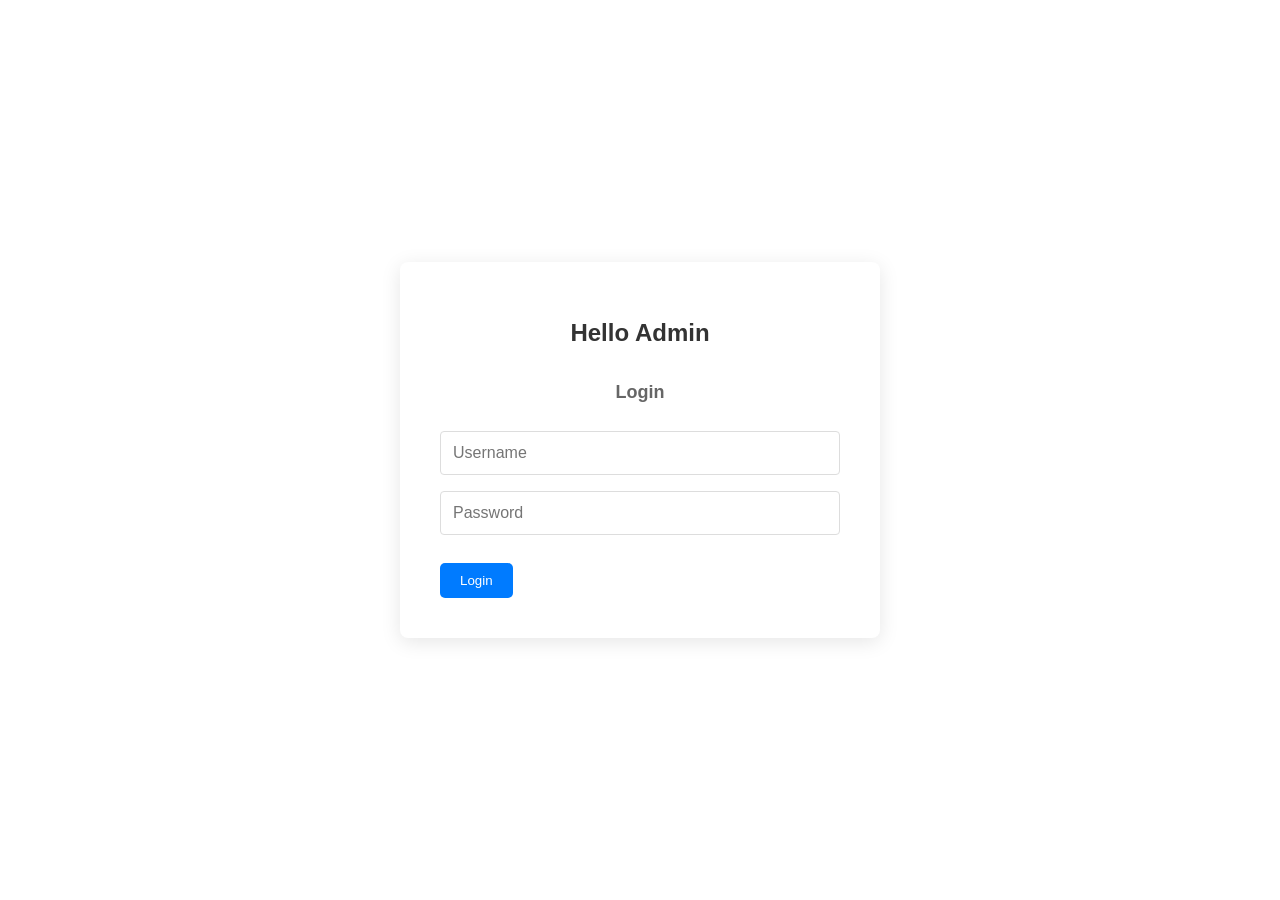
<file: login.html>
<!DOCTYPE html>
<html lang="en">

<head>
  <meta charset="UTF-8">
  <meta name="viewport" content="width=device-width, initial-scale=1.0">
  <title>Login Page</title>
  <link rel="stylesheet" href="styles.css">
  <script src="loginlogic.js"></script>
</head>

<body>
  <div class="Login-container">
    <H1>Hello Admin</H1>
    <h2>Login</h2>
    <form id="loginForm">
      <input type="text" id="usernameform" placeholder="Username" required>
      <input type="password" id="password" placeholder="Password" required>
      <br>
      <button type="submit" class="loginbutton">Login</button>
    </form>
  </div>
</body>

</html>
</file>
<file: styles.css>
body {
    margin: 0;
    padding: 0;
    height: 100vh;
    display: flex;
    justify-content: center;
    align-items: center;
    font-family: Arial, sans-serif;
    background: url(https://images.unsplash.com/photo-1619410283995-43d9134e7656?q=80&w=1170&auto=format&fit=crop&ixlib=rb-4.1.0&ixid=M3wxMjA3fDB8MHxwaG90by1wYWdlfHx8fGVufDB8fHx8fA%3D%3D);
    background-repeat: no-repeat;
    background-size: 100% 100%;
}

.Login-container {
    display: flex;
    flex-direction: column;
    align-items: center;
    justify-content: center;
    padding: 40px;
    border-radius: 8px;
    max-width: 400px;
    width: 100%;
    background-color: #ffffff;
    box-shadow: 0 4px 20px rgba(0, 0, 0, 0.1);
}

.loginbutton {
    margin-top: 20px;
    padding: 10px 20px;
    background-color: #007BFF;
    color: white;
    border: none;
    border-radius: 5px;
    cursor: pointer;
    align-items: center;
    align-self: center;
}

input[type="text"], input[type="password"] {
    width: 100%;
    padding: 12px;
    margin: 8px 0;
    border: 1px solid #ddd;
    border-radius: 4px;
    box-sizing: border-box;
    font-size: 16px;
}

input[type="text"]:focus, input[type="password"]:focus {
    outline: none;
    border-color: #007BFF;
    box-shadow: 0 0 5px rgba(0, 123, 255, 0.5);
}

h1, h2 {
    text-align: center;
    margin-bottom: 20px;
}

h1 {
    color: #333333;
    font-size: 24px;
}

h2 {
    color: #666666;
    font-size: 18px;
}
</file>
